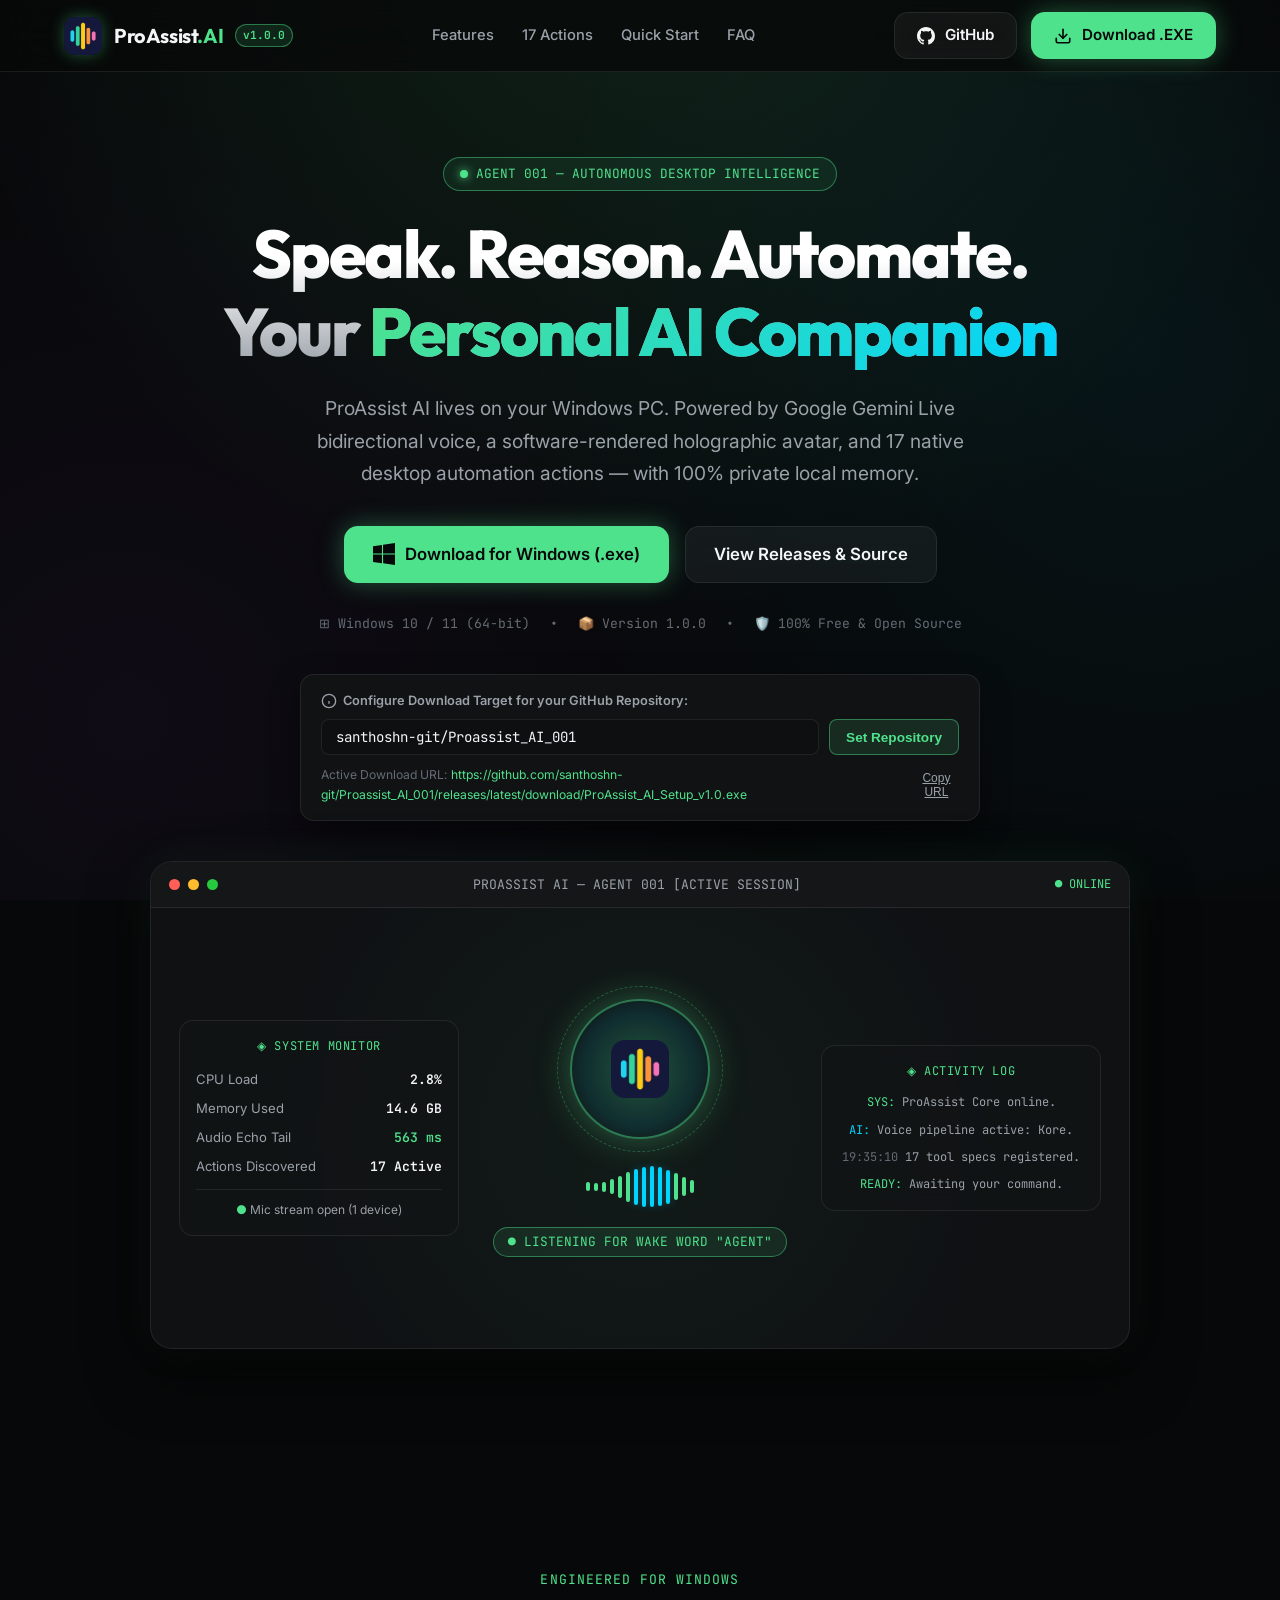
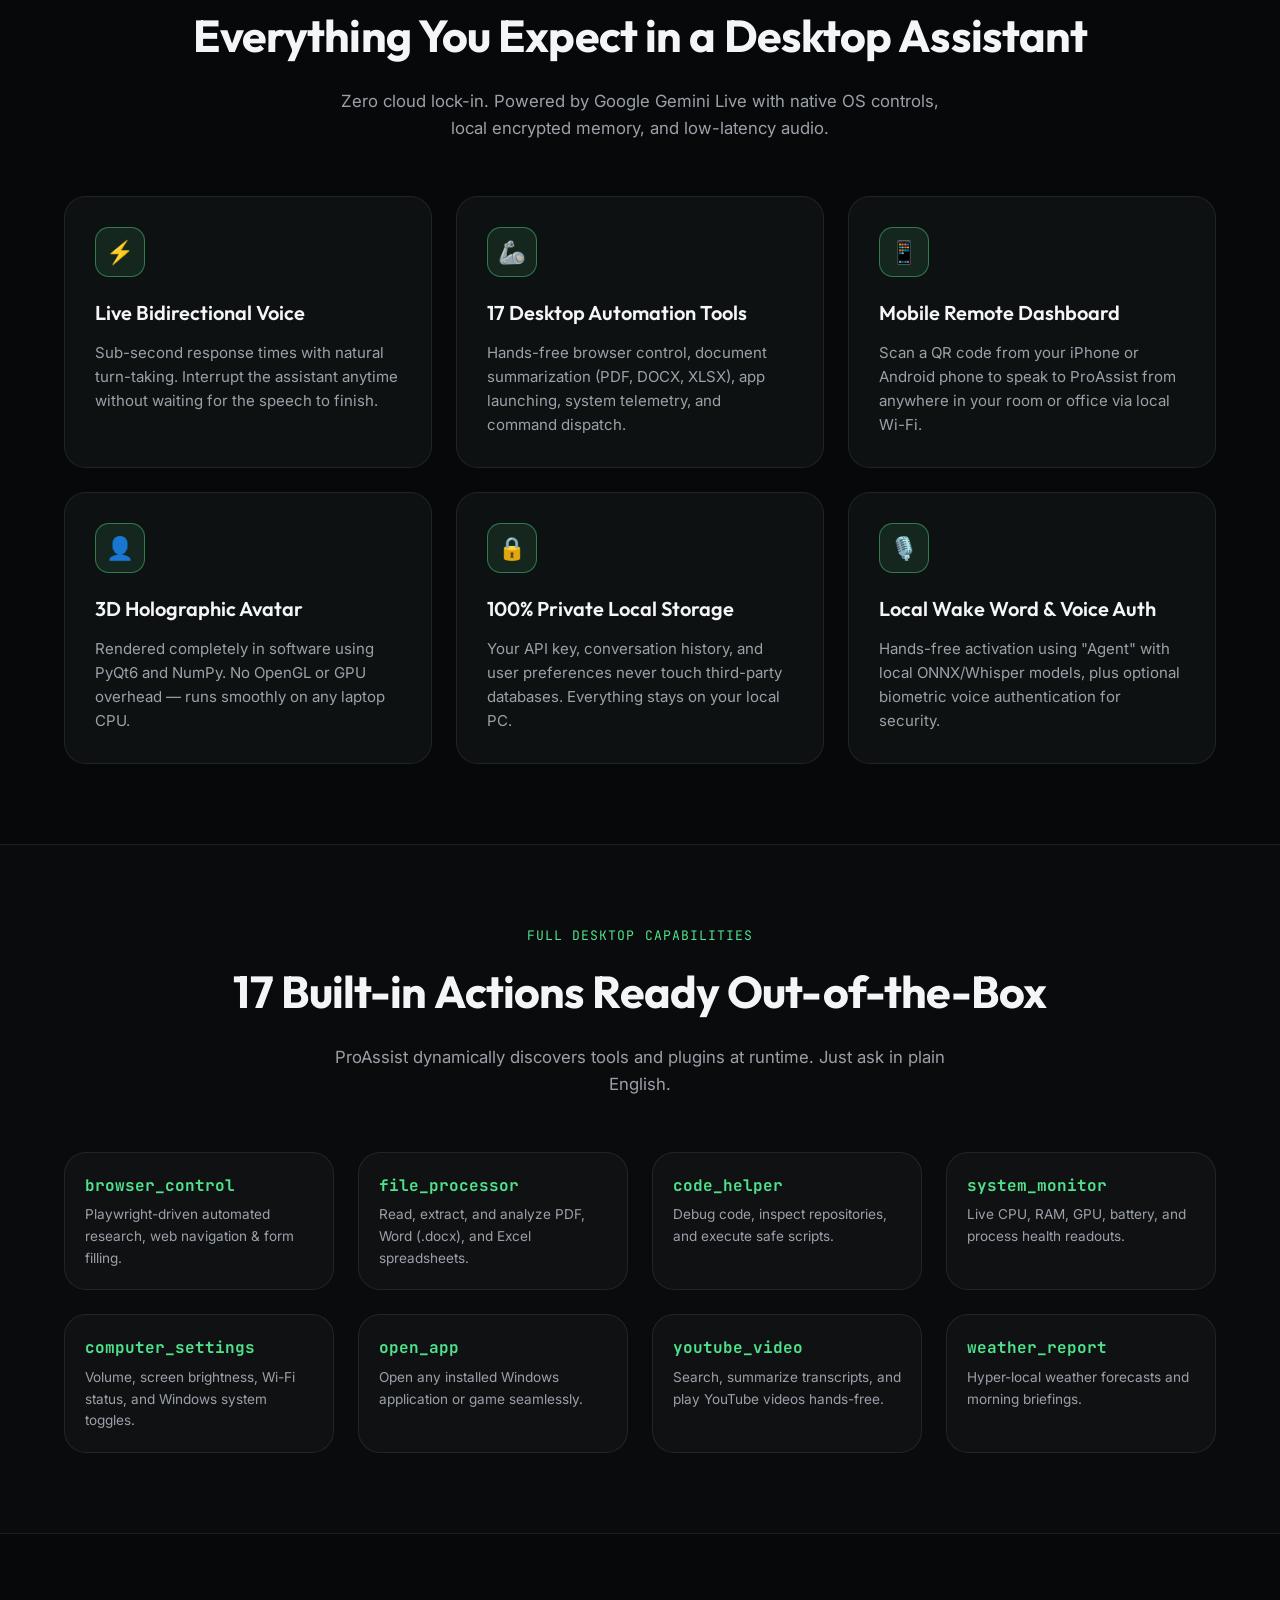
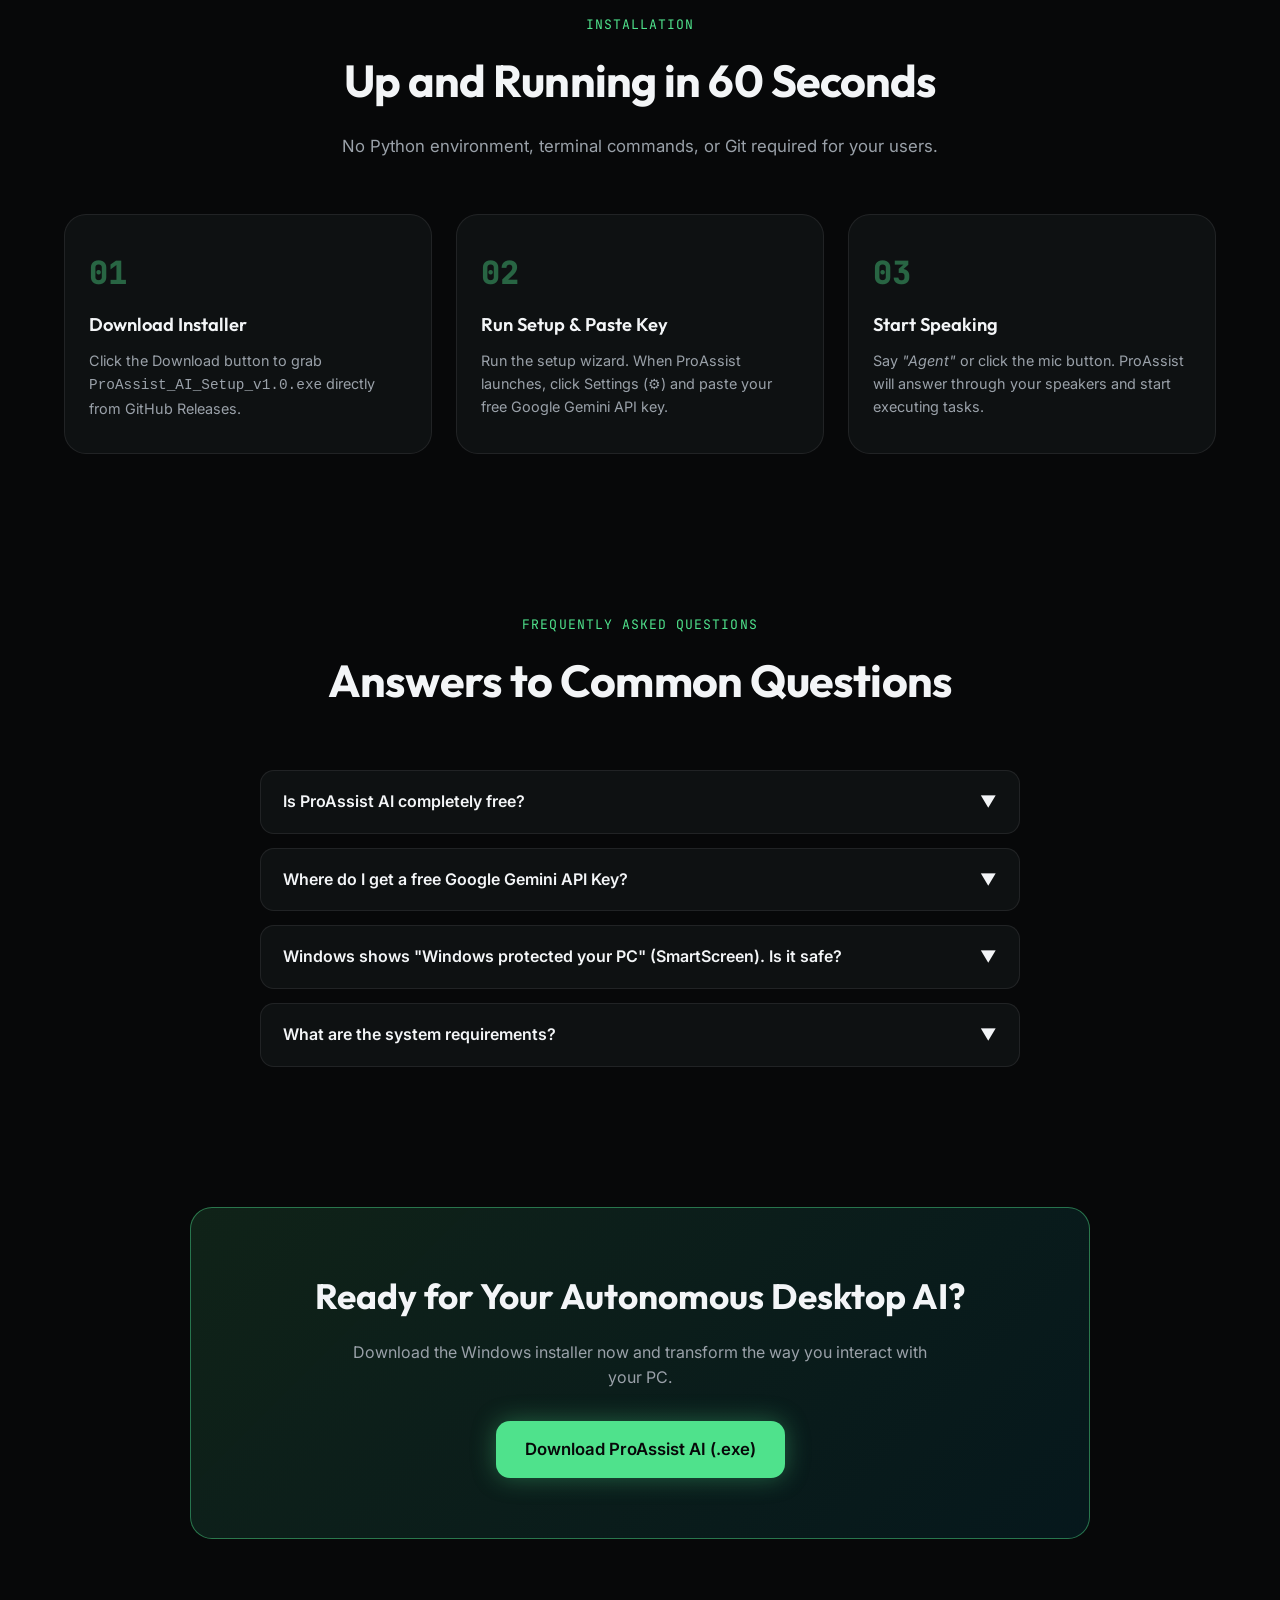
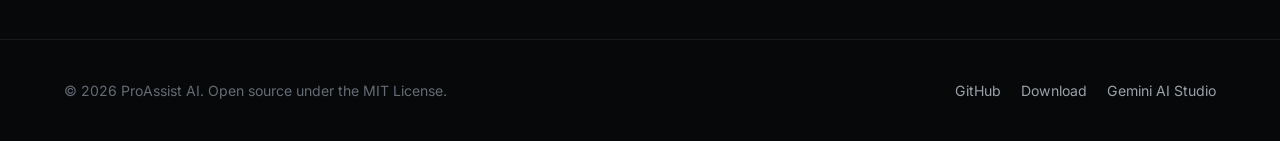
<file: docs/index.html>
<!DOCTYPE html>
<html lang="en">

<head>
  <meta charset="UTF-8">
  <meta name="google-site-verification" content="A70fMvH93fQeTp8NU4Aq7mQtbGb66SjL0v7JT5tivNE" />
  <meta name="viewport" content="width=device-width, initial-scale=1.0">
  <title>ProAssist AI — Autonomous AI Desktop Assistant for Windows</title>
  <meta name="description"
    content="Download ProAssist AI for Windows. Real-time Gemini Live voice, 3D holographic avatar, 17 desktop automation actions, and private local memory.">
  <link rel="icon" type="image/png" href="proassist_icon.png">

  <!-- Google Fonts: Outfit, Inter, JetBrains Mono -->
  <link rel="preconnect" href="https://fonts.googleapis.com">
  <link rel="preconnect" href="https://fonts.gstatic.com" crossorigin>
  <link
    href="https://fonts.googleapis.com/css2?family=Inter:wght@400;500;600;700&family=JetBrains+Mono:wght@400;500;700&family=Outfit:wght@500;600;700;800&display=swap"
    rel="stylesheet">

  <link rel="stylesheet" href="style.css">
</head>

<body>

  <!-- ── Top Navigation ────────────────────────────────────────────────────── -->
  <header class="navbar">
    <div class="container nav-wrap">
      <a href="#" class="logo-group">
        <img src="proassist_icon.png" alt="ProAssist AI Logo" class="logo-img">
        <span class="logo-text">ProAssist<span style="color:var(--pri)">.AI</span></span>
        <span class="logo-tag">v1.0.0</span>
      </a>

      <nav class="nav-links">
        <a href="#features" class="nav-link">Features</a>
        <a href="#actions" class="nav-link">17 Actions</a>
        <a href="#guide" class="nav-link">Quick Start</a>
        <a href="#faq" class="nav-link">FAQ</a>
      </nav>

      <div class="nav-cta-group">
        <a href="https://github.com" target="_blank" rel="noopener noreferrer"
          class="btn btn-secondary btn-github-target">
          <svg width="18" height="18" viewBox="0 0 24 24" fill="currentColor">
            <path
              d="M12 0C5.37 0 0 5.37 0 12c0 5.31 3.435 9.795 8.205 11.385.6.105.825-.255.825-.57 0-.285-.015-1.23-.015-2.235-3.015.555-3.795-.735-4.035-1.41-.135-.345-.72-1.41-1.23-1.695-.42-.225-1.02-.78-.015-.795.945-.015 1.62.87 1.845 1.23 1.08 1.815 2.805 1.305 3.495.99.105-.78.42-1.305.765-1.605-2.67-.3-5.46-1.335-5.46-5.925 0-1.305.465-2.385 1.23-3.225-.12-.3-.54-1.53.12-3.18 0 0 1.005-.315 3.3 1.23.96-.27 1.98-.405 3-.405s2.04.135 3 .405c2.295-1.56 3.3-1.23 3.3-1.23.66 1.65.24 2.88.12 3.18.765.84 1.23 1.905 1.23 3.225 0 4.605-2.805 5.625-5.475 5.925.435.375.81 1.095.81 2.22 0 1.605-.015 2.895-.015 3.3 0 .315.225.69.825.57A12.02 12.02 0 0024 12c0-6.63-5.37-12-12-12z" />
          </svg>
          GitHub
        </a>
        <a href="#download" class="btn btn-primary btn-download-target">
          <svg width="18" height="18" viewBox="0 0 24 24" fill="none" stroke="currentColor" stroke-width="2.2"
            stroke-linecap="round" stroke-linejoin="round">
            <path d="M21 15v4a2 2 0 0 1-2 2H5a2 2 0 0 1-2-2v-4"></path>
            <polyline points="7 10 12 15 17 10"></polyline>
            <line x1="12" y1="15" x2="12" y2="3"></line>
          </svg>
          Download .EXE
        </a>
      </div>
    </div>
  </header>

  <!-- ── Hero Section ──────────────────────────────────────────────────────── -->
  <section class="hero" id="download">
    <div class="container">
      <div class="hero-badge">
        <span class="pulse-dot"></span>
        AGENT 001 — AUTONOMOUS DESKTOP INTELLIGENCE
      </div>

      <h1 class="hero-title">
        Speak. Reason. Automate.<br>
        Your <span class="hero-gradient">Personal AI Companion</span>
      </h1>

      <p class="hero-subtitle">
        ProAssist AI lives on your Windows PC. Powered by Google Gemini Live bidirectional voice, a software-rendered
        holographic avatar, and 17 native desktop automation actions — with 100% private local memory.
      </p>

      <div class="hero-actions">
        <a href="#" class="btn btn-primary btn-lg btn-download-target">
          <svg width="22" height="22" viewBox="0 0 24 24" fill="currentColor">
            <path
              d="M0 3.449L9.75 2.1v9.451H0m10.949-9.602L24 0v11.4H10.949M0 12.6h9.75v9.451L0 20.699M10.949 12.6H24V24l-12.902-1.801" />
          </svg>
          Download for Windows (.exe)
        </a>

        <a href="https://github.com" target="_blank" rel="noopener noreferrer"
          class="btn btn-secondary btn-lg btn-github-target">
          View Releases & Source
        </a>
      </div>

      <div class="release-meta">
        <span>⊞ Windows 10 / 11 (64-bit)</span>
        <span>•</span>
        <span>📦 Version 1.0.0</span>
        <span>•</span>
        <span>🛡️ 100% Free & Open Source</span>
      </div>

      <!-- Interactive Download Router Configurator -->
      <div class="repo-config-bar">
        <div class="config-bar-label">
          <svg width="16" height="16" viewBox="0 0 24 24" fill="none" stroke="currentColor" stroke-width="2">
            <circle cx="12" cy="12" r="10"></circle>
            <line x1="12" y1="16" x2="12" y2="12"></line>
            <line x1="12" y1="8" x2="12.01" y2="8"></line>
          </svg>
          Configure Download Target for your GitHub Repository:
        </div>
        <div class="config-input-group">
          <input type="text" id="github-repo-input" class="config-input" placeholder="e.g. yourname/ProAssist_AI">
          <button id="update-repo-btn" class="config-btn">Set Repository</button>
        </div>
        <div
          style="margin-top:10px; font-size: 0.76rem; color: var(--text-muted); display:flex; justify-content:space-between; align-items:center;">
          <span>Active Download URL: <a href="#" id="display-download-url"
              style="color:var(--pri); text-decoration:none;" target="_blank">Loading...</a></span>
          <button id="copy-link-btn"
            style="background:none; border:none; color:var(--text-dim); cursor:pointer; font-size:0.75rem; text-decoration:underline;">Copy
            URL</button>
        </div>
      </div>

      <!-- ── Cyber HUD Window Preview ────────────────────────────────────── -->
      <div class="preview-container">
        <div class="window-header">
          <div class="window-dots">
            <span class="window-dot dot-red"></span>
            <span class="window-dot dot-yellow"></span>
            <span class="window-dot dot-green"></span>
          </div>
          <div class="window-title">PROASSIST AI — AGENT 001 [ACTIVE SESSION]</div>
          <div style="font-family:var(--font-mono); font-size:0.75rem; color:var(--pri);">● ONLINE</div>
        </div>

        <div class="hud-body">
          <!-- Left Telemetry Panel -->
          <div class="hud-side-card">
            <div class="hud-card-title">◈ System Monitor</div>
            <div class="hud-metric-row">
              <span class="hud-metric-name">CPU Load</span>
              <span class="hud-metric-val" id="hud-cpu-val">2.8%</span>
            </div>
            <div class="hud-metric-row">
              <span class="hud-metric-name">Memory Used</span>
              <span class="hud-metric-val" id="hud-ram-val">14.6 GB</span>
            </div>
            <div class="hud-metric-row">
              <span class="hud-metric-name">Audio Echo Tail</span>
              <span class="hud-metric-val" style="color:var(--pri);">563 ms</span>
            </div>
            <div class="hud-metric-row">
              <span class="hud-metric-name">Actions Discovered</span>
              <span class="hud-metric-val">17 Active</span>
            </div>
            <div
              style="margin-top:12px; padding-top:10px; border-top:1px solid var(--border); font-size:0.75rem; color:var(--text-dim);">
              <span style="color:var(--pri);">●</span> Mic stream open (1 device)
            </div>
          </div>

          <!-- Center Holographic Avatar & Waveform -->
          <div class="hud-center">
            <div class="avatar-sphere">
              <img src="proassist_icon.png" alt="Avatar Core" class="avatar-core-icon">
            </div>

            <div class="waveform-bars">
              <div class="wave-bar"></div>
              <div class="wave-bar"></div>
              <div class="wave-bar"></div>
              <div class="wave-bar"></div>
              <div class="wave-bar"></div>
              <div class="wave-bar"></div>
              <div class="wave-bar"></div>
              <div class="wave-bar"></div>
              <div class="wave-bar"></div>
              <div class="wave-bar"></div>
              <div class="wave-bar"></div>
              <div class="wave-bar"></div>
              <div class="wave-bar"></div>
              <div class="wave-bar"></div>
            </div>

            <div class="hud-status-badge">● LISTENING FOR WAKE WORD "AGENT"</div>
          </div>

          <!-- Right Action Transcript Panel -->
          <div class="hud-side-card">
            <div class="hud-card-title">◈ Activity Log</div>
            <div
              style="font-family:var(--font-mono); font-size:0.75rem; color:var(--text-dim); display:flex; flex-direction:column; gap:8px;">
              <div><span style="color:var(--pri);">SYS:</span> ProAssist Core online.</div>
              <div><span style="color:var(--cyan);">AI:</span> Voice pipeline active: Kore.</div>
              <div><span style="color:var(--text-muted);">19:35:10</span> 17 tool specs registered.</div>
              <div><span style="color:var(--pri);">READY:</span> Awaiting your command.</div>
            </div>
          </div>
        </div>
      </div>
    </div>
  </section>

  <!-- ── Features Section ──────────────────────────────────────────────────── -->
  <section class="section" id="features">
    <div class="container">
      <div class="section-hdr">
        <div class="section-tag">ENGINEERED FOR WINDOWS</div>
        <h2 class="section-title">Everything You Expect in a Desktop Assistant</h2>
        <p class="section-desc">Zero cloud lock-in. Powered by Google Gemini Live with native OS controls, local
          encrypted memory, and low-latency audio.</p>
      </div>

      <div class="feature-grid">
        <div class="feature-card">
          <div class="feature-icon-box">⚡</div>
          <h3 class="feature-title">Live Bidirectional Voice</h3>
          <p class="feature-text">Sub-second response times with natural turn-taking. Interrupt the assistant anytime
            without waiting for the speech to finish.</p>
        </div>

        <div class="feature-card">
          <div class="feature-icon-box">🦾</div>
          <h3 class="feature-title">17 Desktop Automation Tools</h3>
          <p class="feature-text">Hands-free browser control, document summarization (PDF, DOCX, XLSX), app launching,
            system telemetry, and command dispatch.</p>
        </div>

        <div class="feature-card">
          <div class="feature-icon-box">📱</div>
          <h3 class="feature-title">Mobile Remote Dashboard</h3>
          <p class="feature-text">Scan a QR code from your iPhone or Android phone to speak to ProAssist from anywhere
            in your room or office via local Wi-Fi.</p>
        </div>

        <div class="feature-card">
          <div class="feature-icon-box">👤</div>
          <h3 class="feature-title">3D Holographic Avatar</h3>
          <p class="feature-text">Rendered completely in software using PyQt6 and NumPy. No OpenGL or GPU overhead —
            runs smoothly on any laptop CPU.</p>
        </div>

        <div class="feature-card">
          <div class="feature-icon-box">🔒</div>
          <h3 class="feature-title">100% Private Local Storage</h3>
          <p class="feature-text">Your API key, conversation history, and user preferences never touch third-party
            databases. Everything stays on your local PC.</p>
        </div>

        <div class="feature-card">
          <div class="feature-icon-box">🎙️</div>
          <h3 class="feature-title">Local Wake Word & Voice Auth</h3>
          <p class="feature-text">Hands-free activation using "Agent" with local ONNX/Whisper models, plus optional
            biometric voice authentication for security.</p>
        </div>
      </div>
    </div>
  </section>

  <!-- ── 17 Built-in Actions Showcase ──────────────────────────────────────── -->
  <section class="section" id="actions"
    style="background: rgba(255,255,255,0.01); border-top:1px solid var(--border); border-bottom:1px solid var(--border);">
    <div class="container">
      <div class="section-hdr">
        <div class="section-tag">FULL DESKTOP CAPABILITIES</div>
        <h2 class="section-title">17 Built-in Actions Ready Out-of-the-Box</h2>
        <p class="section-desc">ProAssist dynamically discovers tools and plugins at runtime. Just ask in plain English.
        </p>
      </div>

      <div class="feature-grid" style="grid-template-columns: repeat(auto-fit, minmax(240px, 1fr));">
        <div class="feature-card" style="padding:20px;">
          <h4 style="color:var(--pri); font-family:var(--font-mono); margin-bottom:6px;">browser_control</h4>
          <p class="feature-text" style="font-size:0.85rem;">Playwright-driven automated research, web navigation & form
            filling.</p>
        </div>

        <div class="feature-card" style="padding:20px;">
          <h4 style="color:var(--pri); font-family:var(--font-mono); margin-bottom:6px;">file_processor</h4>
          <p class="feature-text" style="font-size:0.85rem;">Read, extract, and analyze PDF, Word (.docx), and Excel
            spreadsheets.</p>
        </div>

        <div class="feature-card" style="padding:20px;">
          <h4 style="color:var(--pri); font-family:var(--font-mono); margin-bottom:6px;">code_helper</h4>
          <p class="feature-text" style="font-size:0.85rem;">Debug code, inspect repositories, and execute safe scripts.
          </p>
        </div>

        <div class="feature-card" style="padding:20px;">
          <h4 style="color:var(--pri); font-family:var(--font-mono); margin-bottom:6px;">system_monitor</h4>
          <p class="feature-text" style="font-size:0.85rem;">Live CPU, RAM, GPU, battery, and process health readouts.
          </p>
        </div>

        <div class="feature-card" style="padding:20px;">
          <h4 style="color:var(--pri); font-family:var(--font-mono); margin-bottom:6px;">computer_settings</h4>
          <p class="feature-text" style="font-size:0.85rem;">Volume, screen brightness, Wi-Fi status, and Windows system
            toggles.</p>
        </div>

        <div class="feature-card" style="padding:20px;">
          <h4 style="color:var(--pri); font-family:var(--font-mono); margin-bottom:6px;">open_app</h4>
          <p class="feature-text" style="font-size:0.85rem;">Open any installed Windows application or game seamlessly.
          </p>
        </div>

        <div class="feature-card" style="padding:20px;">
          <h4 style="color:var(--pri); font-family:var(--font-mono); margin-bottom:6px;">youtube_video</h4>
          <p class="feature-text" style="font-size:0.85rem;">Search, summarize transcripts, and play YouTube videos
            hands-free.</p>
        </div>

        <div class="feature-card" style="padding:20px;">
          <h4 style="color:var(--pri); font-family:var(--font-mono); margin-bottom:6px;">weather_report</h4>
          <p class="feature-text" style="font-size:0.85rem;">Hyper-local weather forecasts and morning briefings.</p>
        </div>
      </div>
    </div>
  </section>

  <!-- ── 3-Step Setup Guide ────────────────────────────────────────────────── -->
  <section class="section" id="guide">
    <div class="container">
      <div class="section-hdr">
        <div class="section-tag">INSTALLATION</div>
        <h2 class="section-title">Up and Running in 60 Seconds</h2>
        <p class="section-desc">No Python environment, terminal commands, or Git required for your users.</p>
      </div>

      <div class="steps-grid">
        <div class="step-card">
          <div class="step-number">01</div>
          <h3 class="step-title">Download Installer</h3>
          <p class="step-desc">Click the Download button to grab <code>ProAssist_AI_Setup_v1.0.exe</code> directly from
            GitHub Releases.</p>
        </div>

        <div class="step-card">
          <div class="step-number">02</div>
          <h3 class="step-title">Run Setup & Paste Key</h3>
          <p class="step-desc">Run the setup wizard. When ProAssist launches, click Settings (⚙) and paste your free
            Google Gemini API key.</p>
        </div>

        <div class="step-card">
          <div class="step-number">03</div>
          <h3 class="step-title">Start Speaking</h3>
          <p class="step-desc">Say <em>"Agent"</em> or click the mic button. ProAssist will answer through your speakers
            and start executing tasks.</p>
        </div>
      </div>
    </div>
  </section>

  <!-- ── FAQ Section ───────────────────────────────────────────────────────── -->
  <section class="section" id="faq">
    <div class="container">
      <div class="section-hdr">
        <div class="section-tag">FREQUENTLY ASKED QUESTIONS</div>
        <h2 class="section-title">Answers to Common Questions</h2>
      </div>

      <div class="faq-list">
        <div class="faq-item">
          <div class="faq-q">
            <span>Is ProAssist AI completely free?</span>
            <span class="faq-arrow">▼</span>
          </div>
          <div class="faq-a">
            Yes! ProAssist AI is 100% free and open-source under the MIT license. You can use your own free Google
            Gemini API key (which includes generous free tier requests from Google AI Studio).
          </div>
        </div>

        <div class="faq-item">
          <div class="faq-q">
            <span>Where do I get a free Google Gemini API Key?</span>
            <span class="faq-arrow">▼</span>
          </div>
          <div class="faq-a">
            Visit <a href="https://aistudio.google.com/app/apikey" target="_blank" rel="noopener noreferrer"
              style="color:var(--pri);">Google AI Studio (aistudio.google.com)</a>, sign in with your Google account,
            and click "Create API key". Paste it into ProAssist AI's Settings dialog.
          </div>
        </div>

        <div class="faq-item">
          <div class="faq-q">
            <span>Windows shows "Windows protected your PC" (SmartScreen). Is it safe?</span>
            <span class="faq-arrow">▼</span>
          </div>
          <div class="faq-a">
            Yes. Microsoft SmartScreen displays this alert for all newly built independent or open-source executables
            that have not purchased expensive corporate code-signing certificates. Simply click <strong>"More
              info"</strong> and then <strong>"Run anyway"</strong>.
          </div>
        </div>

        <div class="faq-item">
          <div class="faq-q">
            <span>What are the system requirements?</span>
            <span class="faq-arrow">▼</span>
          </div>
          <div class="faq-a">
            Windows 10 or 11 (64-bit), 4 GB of RAM, a working microphone and speaker or headset, and an active internet
            connection for Gemini Live streaming.
          </div>
        </div>
      </div>
    </div>
  </section>

  <!-- ── Bottom CTA Banner ─────────────────────────────────────────────────── -->
  <section class="container">
    <div class="cta-banner">
      <h2>Ready for Your Autonomous Desktop AI?</h2>
      <p>Download the Windows installer now and transform the way you interact with your PC.</p>
      <a href="#download" class="btn btn-primary btn-lg btn-download-target">
        Download ProAssist AI (.exe)
      </a>
    </div>
  </section>

  <!-- ── Footer ────────────────────────────────────────────────────────────── -->
  <footer class="footer">
    <div class="container footer-content">
      <div>
        © 2026 ProAssist AI. Open source under the MIT License.
      </div>
      <div class="footer-links">
        <a href="https://github.com" target="_blank" rel="noopener noreferrer"
          class="footer-link btn-github-target">GitHub</a>
        <a href="#download" class="footer-link">Download</a>
        <a href="https://aistudio.google.com/app/apikey" target="_blank" rel="noopener noreferrer"
          class="footer-link">Gemini AI Studio</a>
      </div>
    </div>
  </footer>

  <script src="script.js"></script>
</body>

</html>
</file>
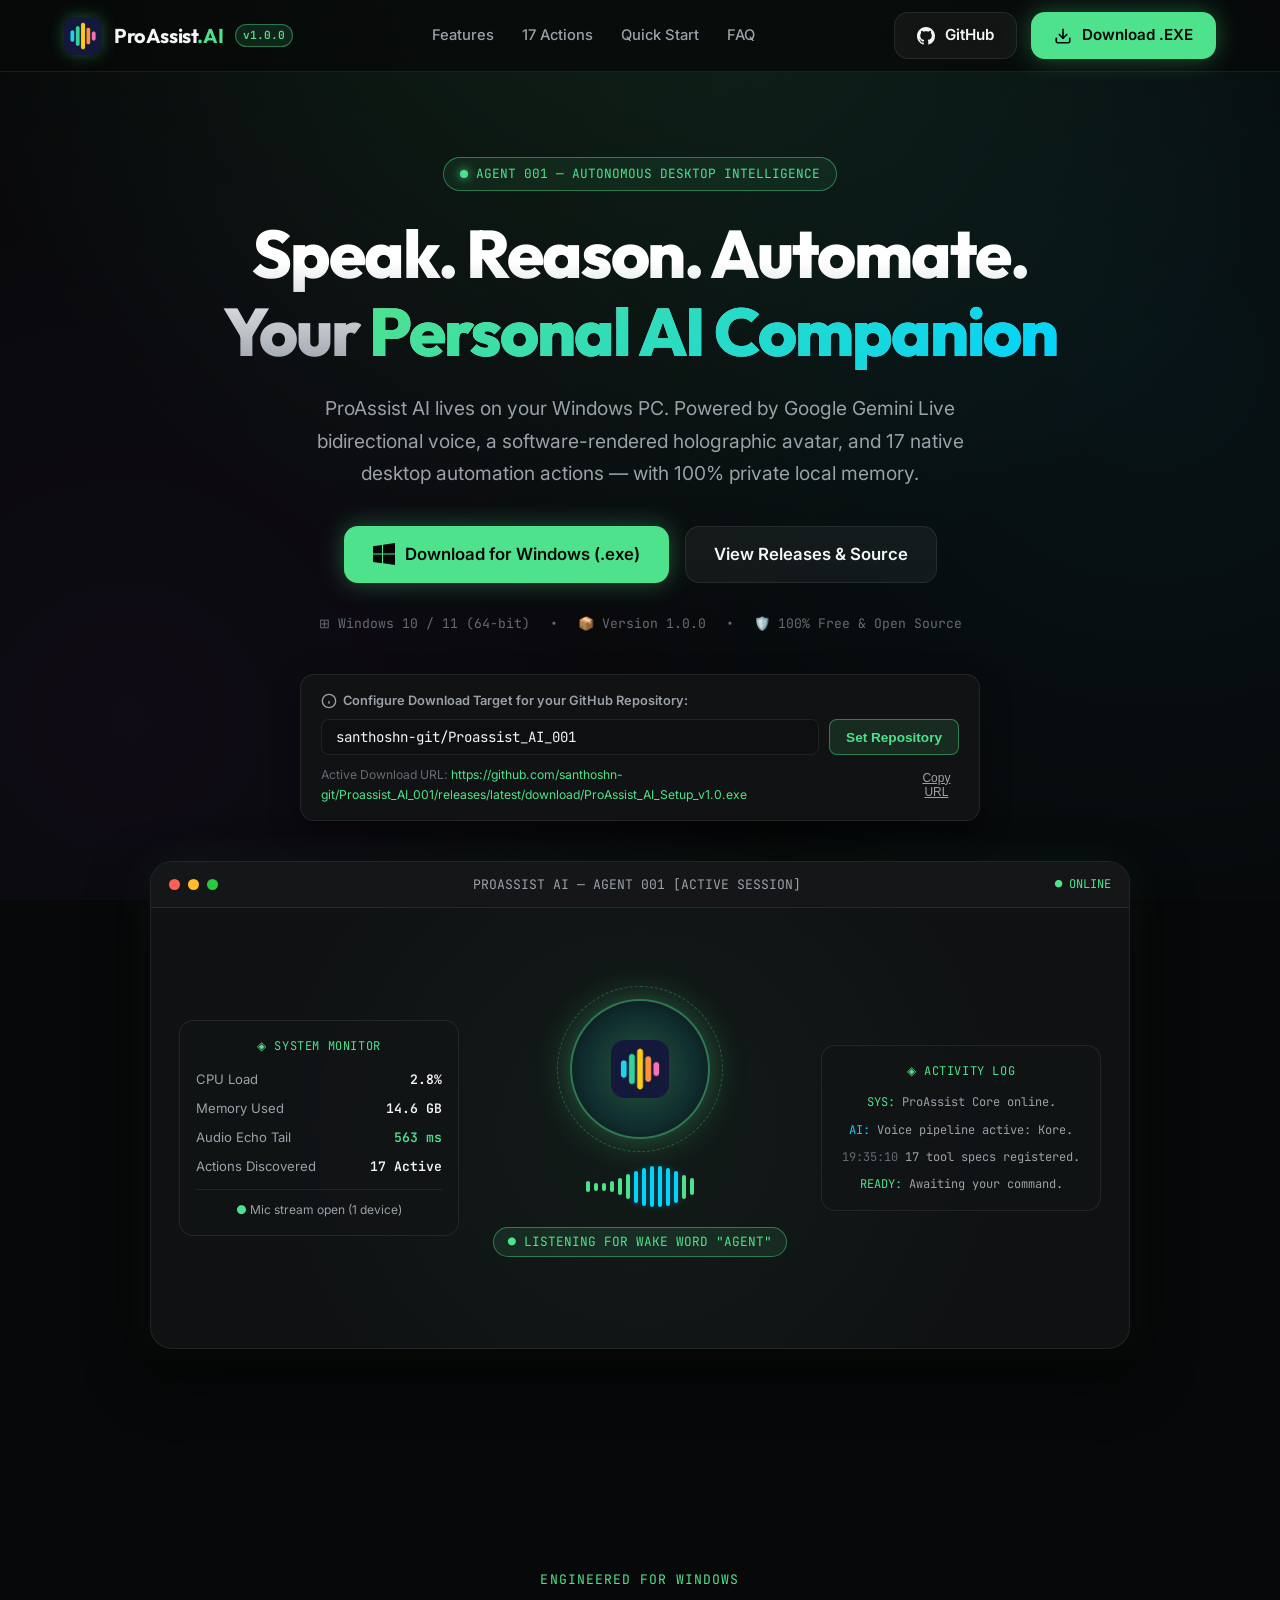
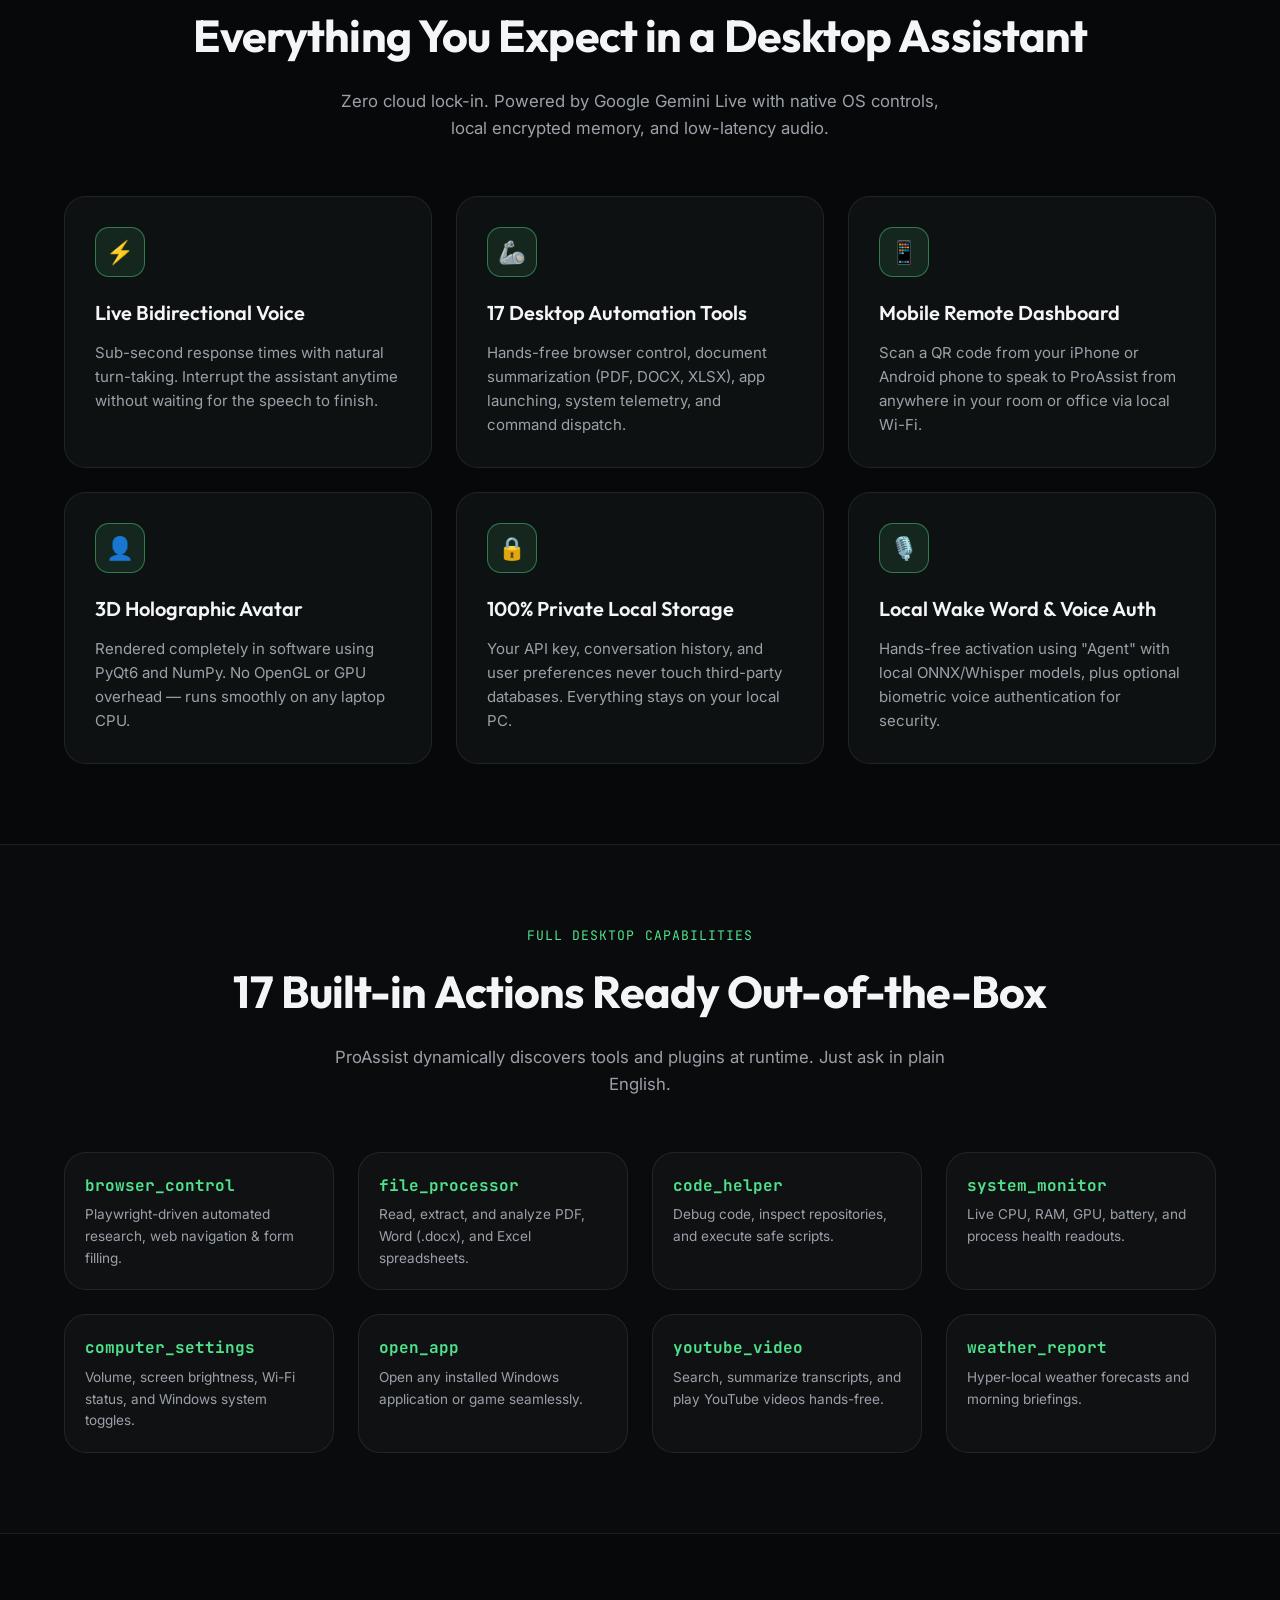
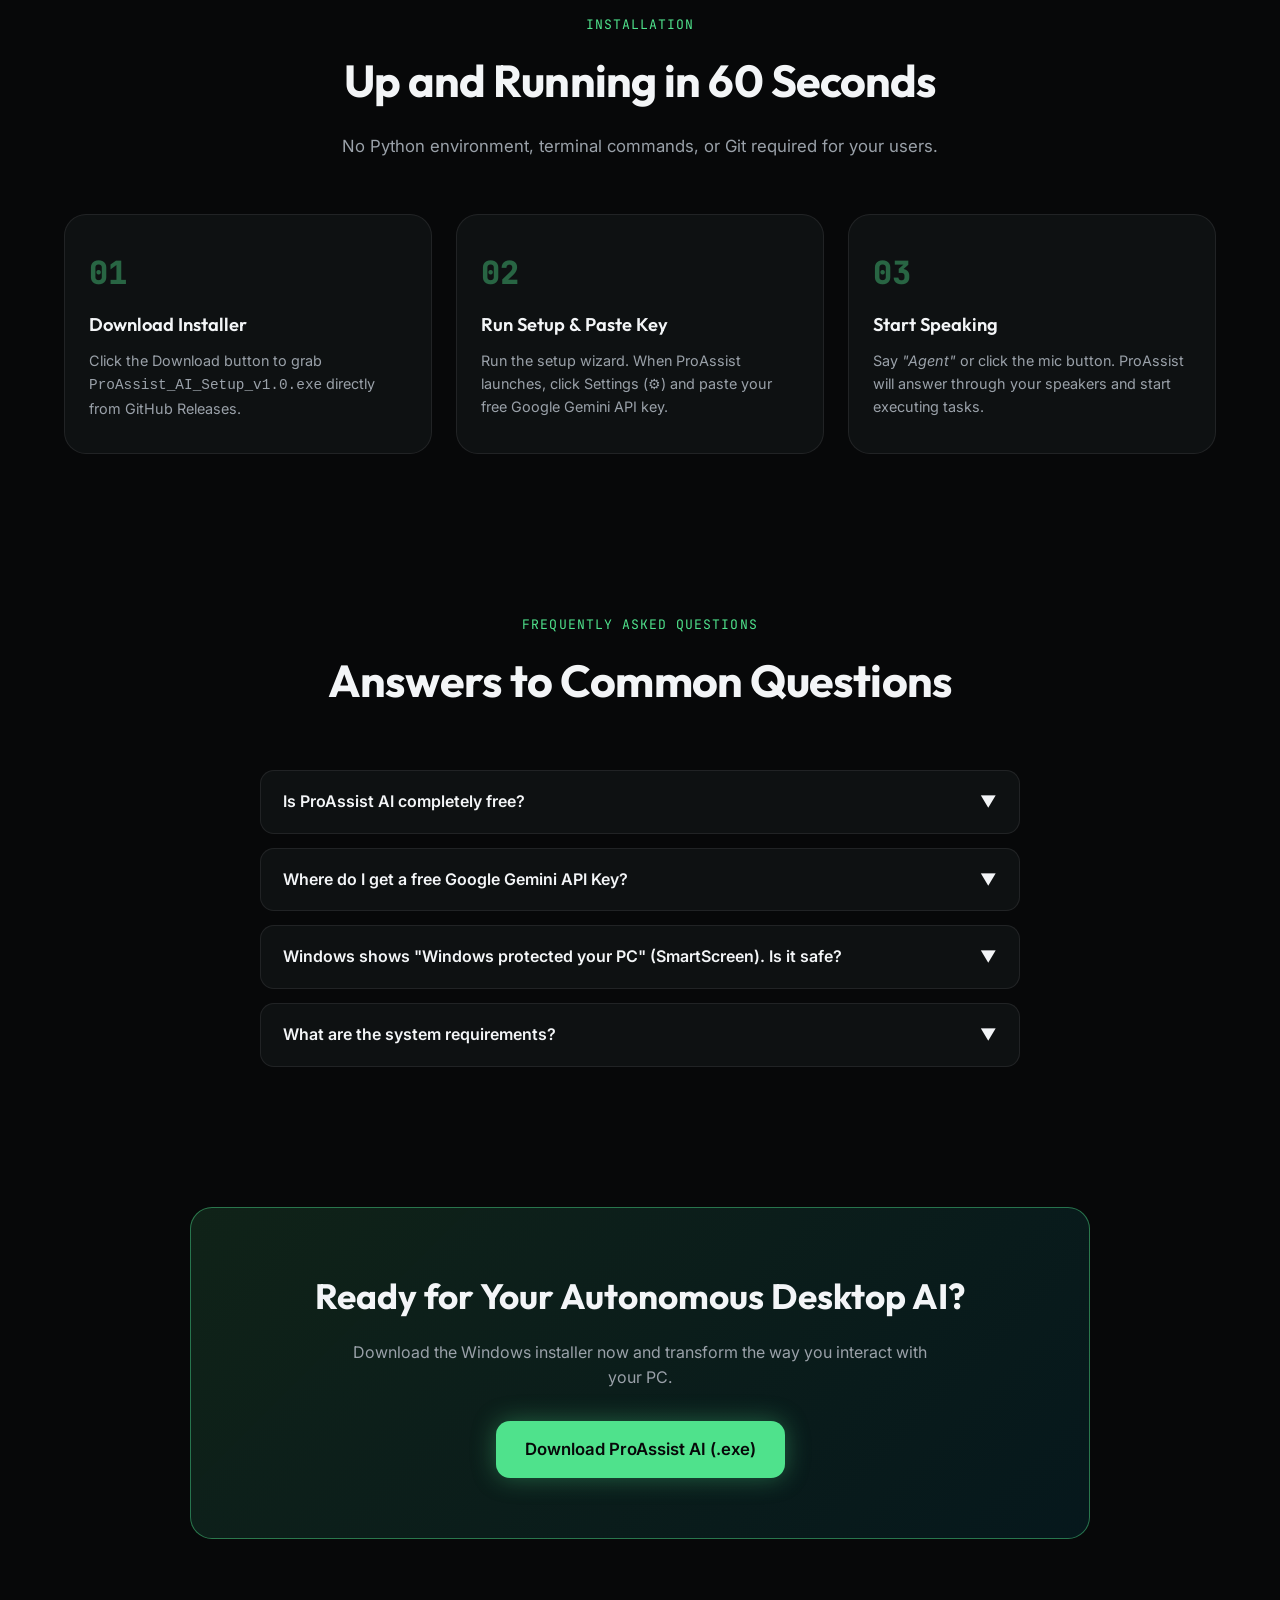
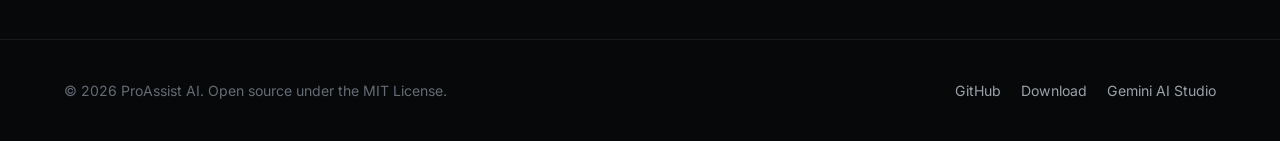
<file: website/index.html>
<!DOCTYPE html>
<html lang="en">
<head>
  <meta charset="UTF-8">
  <meta name="viewport" content="width=device-width, initial-scale=1.0">
  <title>ProAssist AI — Autonomous AI Desktop Assistant for Windows</title>
  <meta name="description" content="Download ProAssist AI for Windows. Real-time Gemini Live voice, 3D holographic avatar, 17 desktop automation actions, and private local memory.">
  <link rel="icon" type="image/png" href="proassist_icon.png">

  <!-- Google Fonts: Outfit, Inter, JetBrains Mono -->
  <link rel="preconnect" href="https://fonts.googleapis.com">
  <link rel="preconnect" href="https://fonts.gstatic.com" crossorigin>
  <link href="https://fonts.googleapis.com/css2?family=Inter:wght@400;500;600;700&family=JetBrains+Mono:wght@400;500;700&family=Outfit:wght@500;600;700;800&display=swap" rel="stylesheet">
  
  <link rel="stylesheet" href="style.css">
</head>
<body>

  <!-- ── Top Navigation ────────────────────────────────────────────────────── -->
  <header class="navbar">
    <div class="container nav-wrap">
      <a href="#" class="logo-group">
        <img src="proassist_icon.png" alt="ProAssist AI Logo" class="logo-img">
        <span class="logo-text">ProAssist<span style="color:var(--pri)">.AI</span></span>
        <span class="logo-tag">v1.0.0</span>
      </a>

      <nav class="nav-links">
        <a href="#features" class="nav-link">Features</a>
        <a href="#actions" class="nav-link">17 Actions</a>
        <a href="#guide" class="nav-link">Quick Start</a>
        <a href="#faq" class="nav-link">FAQ</a>
      </nav>

      <div class="nav-cta-group">
        <a href="https://github.com" target="_blank" rel="noopener noreferrer" class="btn btn-secondary btn-github-target">
          <svg width="18" height="18" viewBox="0 0 24 24" fill="currentColor">
            <path d="M12 0C5.37 0 0 5.37 0 12c0 5.31 3.435 9.795 8.205 11.385.6.105.825-.255.825-.57 0-.285-.015-1.23-.015-2.235-3.015.555-3.795-.735-4.035-1.41-.135-.345-.72-1.41-1.23-1.695-.42-.225-1.02-.78-.015-.795.945-.015 1.62.87 1.845 1.23 1.08 1.815 2.805 1.305 3.495.99.105-.78.42-1.305.765-1.605-2.67-.3-5.46-1.335-5.46-5.925 0-1.305.465-2.385 1.23-3.225-.12-.3-.54-1.53.12-3.18 0 0 1.005-.315 3.3 1.23.96-.27 1.98-.405 3-.405s2.04.135 3 .405c2.295-1.56 3.3-1.23 3.3-1.23.66 1.65.24 2.88.12 3.18.765.84 1.23 1.905 1.23 3.225 0 4.605-2.805 5.625-5.475 5.925.435.375.81 1.095.81 2.22 0 1.605-.015 2.895-.015 3.3 0 .315.225.69.825.57A12.02 12.02 0 0024 12c0-6.63-5.37-12-12-12z"/>
          </svg>
          GitHub
        </a>
        <a href="#download" class="btn btn-primary btn-download-target">
          <svg width="18" height="18" viewBox="0 0 24 24" fill="none" stroke="currentColor" stroke-width="2.2" stroke-linecap="round" stroke-linejoin="round">
            <path d="M21 15v4a2 2 0 0 1-2 2H5a2 2 0 0 1-2-2v-4"></path>
            <polyline points="7 10 12 15 17 10"></polyline>
            <line x1="12" y1="15" x2="12" y2="3"></line>
          </svg>
          Download .EXE
        </a>
      </div>
    </div>
  </header>

  <!-- ── Hero Section ──────────────────────────────────────────────────────── -->
  <section class="hero" id="download">
    <div class="container">
      <div class="hero-badge">
        <span class="pulse-dot"></span>
        AGENT 001 — AUTONOMOUS DESKTOP INTELLIGENCE
      </div>

      <h1 class="hero-title">
        Speak. Reason. Automate.<br>
        Your <span class="hero-gradient">Personal AI Companion</span>
      </h1>

      <p class="hero-subtitle">
        ProAssist AI lives on your Windows PC. Powered by Google Gemini Live bidirectional voice, a software-rendered holographic avatar, and 17 native desktop automation actions — with 100% private local memory.
      </p>

      <div class="hero-actions">
        <a href="#" class="btn btn-primary btn-lg btn-download-target">
          <svg width="22" height="22" viewBox="0 0 24 24" fill="currentColor">
            <path d="M0 3.449L9.75 2.1v9.451H0m10.949-9.602L24 0v11.4H10.949M0 12.6h9.75v9.451L0 20.699M10.949 12.6H24V24l-12.902-1.801"/>
          </svg>
          Download for Windows (.exe)
        </a>

        <a href="https://github.com" target="_blank" rel="noopener noreferrer" class="btn btn-secondary btn-lg btn-github-target">
          View Releases & Source
        </a>
      </div>

      <div class="release-meta">
        <span>⊞ Windows 10 / 11 (64-bit)</span>
        <span>•</span>
        <span>📦 Version 1.0.0</span>
        <span>•</span>
        <span>🛡️ 100% Free & Open Source</span>
      </div>

      <!-- Interactive Download Router Configurator -->
      <div class="repo-config-bar">
        <div class="config-bar-label">
          <svg width="16" height="16" viewBox="0 0 24 24" fill="none" stroke="currentColor" stroke-width="2">
            <circle cx="12" cy="12" r="10"></circle>
            <line x1="12" y1="16" x2="12" y2="12"></line>
            <line x1="12" y1="8" x2="12.01" y2="8"></line>
          </svg>
          Configure Download Target for your GitHub Repository:
        </div>
        <div class="config-input-group">
          <input type="text" id="github-repo-input" class="config-input" placeholder="e.g. yourname/ProAssist_AI">
          <button id="update-repo-btn" class="config-btn">Set Repository</button>
        </div>
        <div style="margin-top:10px; font-size: 0.76rem; color: var(--text-muted); display:flex; justify-content:space-between; align-items:center;">
          <span>Active Download URL: <a href="#" id="display-download-url" style="color:var(--pri); text-decoration:none;" target="_blank">Loading...</a></span>
          <button id="copy-link-btn" style="background:none; border:none; color:var(--text-dim); cursor:pointer; font-size:0.75rem; text-decoration:underline;">Copy URL</button>
        </div>
      </div>

      <!-- ── Cyber HUD Window Preview ────────────────────────────────────── -->
      <div class="preview-container">
        <div class="window-header">
          <div class="window-dots">
            <span class="window-dot dot-red"></span>
            <span class="window-dot dot-yellow"></span>
            <span class="window-dot dot-green"></span>
          </div>
          <div class="window-title">PROASSIST AI — AGENT 001 [ACTIVE SESSION]</div>
          <div style="font-family:var(--font-mono); font-size:0.75rem; color:var(--pri);">● ONLINE</div>
        </div>

        <div class="hud-body">
          <!-- Left Telemetry Panel -->
          <div class="hud-side-card">
            <div class="hud-card-title">◈ System Monitor</div>
            <div class="hud-metric-row">
              <span class="hud-metric-name">CPU Load</span>
              <span class="hud-metric-val" id="hud-cpu-val">2.8%</span>
            </div>
            <div class="hud-metric-row">
              <span class="hud-metric-name">Memory Used</span>
              <span class="hud-metric-val" id="hud-ram-val">14.6 GB</span>
            </div>
            <div class="hud-metric-row">
              <span class="hud-metric-name">Audio Echo Tail</span>
              <span class="hud-metric-val" style="color:var(--pri);">563 ms</span>
            </div>
            <div class="hud-metric-row">
              <span class="hud-metric-name">Actions Discovered</span>
              <span class="hud-metric-val">17 Active</span>
            </div>
            <div style="margin-top:12px; padding-top:10px; border-top:1px solid var(--border); font-size:0.75rem; color:var(--text-dim);">
              <span style="color:var(--pri);">●</span> Mic stream open (1 device)
            </div>
          </div>

          <!-- Center Holographic Avatar & Waveform -->
          <div class="hud-center">
            <div class="avatar-sphere">
              <img src="proassist_icon.png" alt="Avatar Core" class="avatar-core-icon">
            </div>

            <div class="waveform-bars">
              <div class="wave-bar"></div>
              <div class="wave-bar"></div>
              <div class="wave-bar"></div>
              <div class="wave-bar"></div>
              <div class="wave-bar"></div>
              <div class="wave-bar"></div>
              <div class="wave-bar"></div>
              <div class="wave-bar"></div>
              <div class="wave-bar"></div>
              <div class="wave-bar"></div>
              <div class="wave-bar"></div>
              <div class="wave-bar"></div>
              <div class="wave-bar"></div>
              <div class="wave-bar"></div>
            </div>

            <div class="hud-status-badge">● LISTENING FOR WAKE WORD "AGENT"</div>
          </div>

          <!-- Right Action Transcript Panel -->
          <div class="hud-side-card">
            <div class="hud-card-title">◈ Activity Log</div>
            <div style="font-family:var(--font-mono); font-size:0.75rem; color:var(--text-dim); display:flex; flex-direction:column; gap:8px;">
              <div><span style="color:var(--pri);">SYS:</span> ProAssist Core online.</div>
              <div><span style="color:var(--cyan);">AI:</span> Voice pipeline active: Kore.</div>
              <div><span style="color:var(--text-muted);">19:35:10</span> 17 tool specs registered.</div>
              <div><span style="color:var(--pri);">READY:</span> Awaiting your command.</div>
            </div>
          </div>
        </div>
      </div>
    </div>
  </section>

  <!-- ── Features Section ──────────────────────────────────────────────────── -->
  <section class="section" id="features">
    <div class="container">
      <div class="section-hdr">
        <div class="section-tag">ENGINEERED FOR WINDOWS</div>
        <h2 class="section-title">Everything You Expect in a Desktop Assistant</h2>
        <p class="section-desc">Zero cloud lock-in. Powered by Google Gemini Live with native OS controls, local encrypted memory, and low-latency audio.</p>
      </div>

      <div class="feature-grid">
        <div class="feature-card">
          <div class="feature-icon-box">⚡</div>
          <h3 class="feature-title">Live Bidirectional Voice</h3>
          <p class="feature-text">Sub-second response times with natural turn-taking. Interrupt the assistant anytime without waiting for the speech to finish.</p>
        </div>

        <div class="feature-card">
          <div class="feature-icon-box">🦾</div>
          <h3 class="feature-title">17 Desktop Automation Tools</h3>
          <p class="feature-text">Hands-free browser control, document summarization (PDF, DOCX, XLSX), app launching, system telemetry, and command dispatch.</p>
        </div>

        <div class="feature-card">
          <div class="feature-icon-box">📱</div>
          <h3 class="feature-title">Mobile Remote Dashboard</h3>
          <p class="feature-text">Scan a QR code from your iPhone or Android phone to speak to ProAssist from anywhere in your room or office via local Wi-Fi.</p>
        </div>

        <div class="feature-card">
          <div class="feature-icon-box">👤</div>
          <h3 class="feature-title">3D Holographic Avatar</h3>
          <p class="feature-text">Rendered completely in software using PyQt6 and NumPy. No OpenGL or GPU overhead — runs smoothly on any laptop CPU.</p>
        </div>

        <div class="feature-card">
          <div class="feature-icon-box">🔒</div>
          <h3 class="feature-title">100% Private Local Storage</h3>
          <p class="feature-text">Your API key, conversation history, and user preferences never touch third-party databases. Everything stays on your local PC.</p>
        </div>

        <div class="feature-card">
          <div class="feature-icon-box">🎙️</div>
          <h3 class="feature-title">Local Wake Word & Voice Auth</h3>
          <p class="feature-text">Hands-free activation using "Agent" with local ONNX/Whisper models, plus optional biometric voice authentication for security.</p>
        </div>
      </div>
    </div>
  </section>

  <!-- ── 17 Built-in Actions Showcase ──────────────────────────────────────── -->
  <section class="section" id="actions" style="background: rgba(255,255,255,0.01); border-top:1px solid var(--border); border-bottom:1px solid var(--border);">
    <div class="container">
      <div class="section-hdr">
        <div class="section-tag">FULL DESKTOP CAPABILITIES</div>
        <h2 class="section-title">17 Built-in Actions Ready Out-of-the-Box</h2>
        <p class="section-desc">ProAssist dynamically discovers tools and plugins at runtime. Just ask in plain English.</p>
      </div>

      <div class="feature-grid" style="grid-template-columns: repeat(auto-fit, minmax(240px, 1fr));">
        <div class="feature-card" style="padding:20px;">
          <h4 style="color:var(--pri); font-family:var(--font-mono); margin-bottom:6px;">browser_control</h4>
          <p class="feature-text" style="font-size:0.85rem;">Playwright-driven automated research, web navigation & form filling.</p>
        </div>

        <div class="feature-card" style="padding:20px;">
          <h4 style="color:var(--pri); font-family:var(--font-mono); margin-bottom:6px;">file_processor</h4>
          <p class="feature-text" style="font-size:0.85rem;">Read, extract, and analyze PDF, Word (.docx), and Excel spreadsheets.</p>
        </div>

        <div class="feature-card" style="padding:20px;">
          <h4 style="color:var(--pri); font-family:var(--font-mono); margin-bottom:6px;">code_helper</h4>
          <p class="feature-text" style="font-size:0.85rem;">Debug code, inspect repositories, and execute safe scripts.</p>
        </div>

        <div class="feature-card" style="padding:20px;">
          <h4 style="color:var(--pri); font-family:var(--font-mono); margin-bottom:6px;">system_monitor</h4>
          <p class="feature-text" style="font-size:0.85rem;">Live CPU, RAM, GPU, battery, and process health readouts.</p>
        </div>

        <div class="feature-card" style="padding:20px;">
          <h4 style="color:var(--pri); font-family:var(--font-mono); margin-bottom:6px;">computer_settings</h4>
          <p class="feature-text" style="font-size:0.85rem;">Volume, screen brightness, Wi-Fi status, and Windows system toggles.</p>
        </div>

        <div class="feature-card" style="padding:20px;">
          <h4 style="color:var(--pri); font-family:var(--font-mono); margin-bottom:6px;">open_app</h4>
          <p class="feature-text" style="font-size:0.85rem;">Open any installed Windows application or game seamlessly.</p>
        </div>

        <div class="feature-card" style="padding:20px;">
          <h4 style="color:var(--pri); font-family:var(--font-mono); margin-bottom:6px;">youtube_video</h4>
          <p class="feature-text" style="font-size:0.85rem;">Search, summarize transcripts, and play YouTube videos hands-free.</p>
        </div>

        <div class="feature-card" style="padding:20px;">
          <h4 style="color:var(--pri); font-family:var(--font-mono); margin-bottom:6px;">weather_report</h4>
          <p class="feature-text" style="font-size:0.85rem;">Hyper-local weather forecasts and morning briefings.</p>
        </div>
      </div>
    </div>
  </section>

  <!-- ── 3-Step Setup Guide ────────────────────────────────────────────────── -->
  <section class="section" id="guide">
    <div class="container">
      <div class="section-hdr">
        <div class="section-tag">INSTALLATION</div>
        <h2 class="section-title">Up and Running in 60 Seconds</h2>
        <p class="section-desc">No Python environment, terminal commands, or Git required for your users.</p>
      </div>

      <div class="steps-grid">
        <div class="step-card">
          <div class="step-number">01</div>
          <h3 class="step-title">Download Installer</h3>
          <p class="step-desc">Click the Download button to grab <code>ProAssist_AI_Setup_v1.0.exe</code> directly from GitHub Releases.</p>
        </div>

        <div class="step-card">
          <div class="step-number">02</div>
          <h3 class="step-title">Run Setup & Paste Key</h3>
          <p class="step-desc">Run the setup wizard. When ProAssist launches, click Settings (⚙) and paste your free Google Gemini API key.</p>
        </div>

        <div class="step-card">
          <div class="step-number">03</div>
          <h3 class="step-title">Start Speaking</h3>
          <p class="step-desc">Say <em>"Agent"</em> or click the mic button. ProAssist will answer through your speakers and start executing tasks.</p>
        </div>
      </div>
    </div>
  </section>

  <!-- ── FAQ Section ───────────────────────────────────────────────────────── -->
  <section class="section" id="faq">
    <div class="container">
      <div class="section-hdr">
        <div class="section-tag">FREQUENTLY ASKED QUESTIONS</div>
        <h2 class="section-title">Answers to Common Questions</h2>
      </div>

      <div class="faq-list">
        <div class="faq-item">
          <div class="faq-q">
            <span>Is ProAssist AI completely free?</span>
            <span class="faq-arrow">▼</span>
          </div>
          <div class="faq-a">
            Yes! ProAssist AI is 100% free and open-source under the MIT license. You can use your own free Google Gemini API key (which includes generous free tier requests from Google AI Studio).
          </div>
        </div>

        <div class="faq-item">
          <div class="faq-q">
            <span>Where do I get a free Google Gemini API Key?</span>
            <span class="faq-arrow">▼</span>
          </div>
          <div class="faq-a">
            Visit <a href="https://aistudio.google.com/app/apikey" target="_blank" rel="noopener noreferrer" style="color:var(--pri);">Google AI Studio (aistudio.google.com)</a>, sign in with your Google account, and click "Create API key". Paste it into ProAssist AI's Settings dialog.
          </div>
        </div>

        <div class="faq-item">
          <div class="faq-q">
            <span>Windows shows "Windows protected your PC" (SmartScreen). Is it safe?</span>
            <span class="faq-arrow">▼</span>
          </div>
          <div class="faq-a">
            Yes. Microsoft SmartScreen displays this alert for all newly built independent or open-source executables that have not purchased expensive corporate code-signing certificates. Simply click <strong>"More info"</strong> and then <strong>"Run anyway"</strong>.
          </div>
        </div>

        <div class="faq-item">
          <div class="faq-q">
            <span>What are the system requirements?</span>
            <span class="faq-arrow">▼</span>
          </div>
          <div class="faq-a">
            Windows 10 or 11 (64-bit), 4 GB of RAM, a working microphone and speaker or headset, and an active internet connection for Gemini Live streaming.
          </div>
        </div>
      </div>
    </div>
  </section>

  <!-- ── Bottom CTA Banner ─────────────────────────────────────────────────── -->
  <section class="container">
    <div class="cta-banner">
      <h2>Ready for Your Autonomous Desktop AI?</h2>
      <p>Download the Windows installer now and transform the way you interact with your PC.</p>
      <a href="#download" class="btn btn-primary btn-lg btn-download-target">
        Download ProAssist AI (.exe)
      </a>
    </div>
  </section>

  <!-- ── Footer ────────────────────────────────────────────────────────────── -->
  <footer class="footer">
    <div class="container footer-content">
      <div>
        © 2026 ProAssist AI. Open source under the MIT License.
      </div>
      <div class="footer-links">
        <a href="https://github.com" target="_blank" rel="noopener noreferrer" class="footer-link btn-github-target">GitHub</a>
        <a href="#download" class="footer-link">Download</a>
        <a href="https://aistudio.google.com/app/apikey" target="_blank" rel="noopener noreferrer" class="footer-link">Gemini AI Studio</a>
      </div>
    </div>
  </footer>

  <script src="script.js"></script>
</body>
</html>
</file>
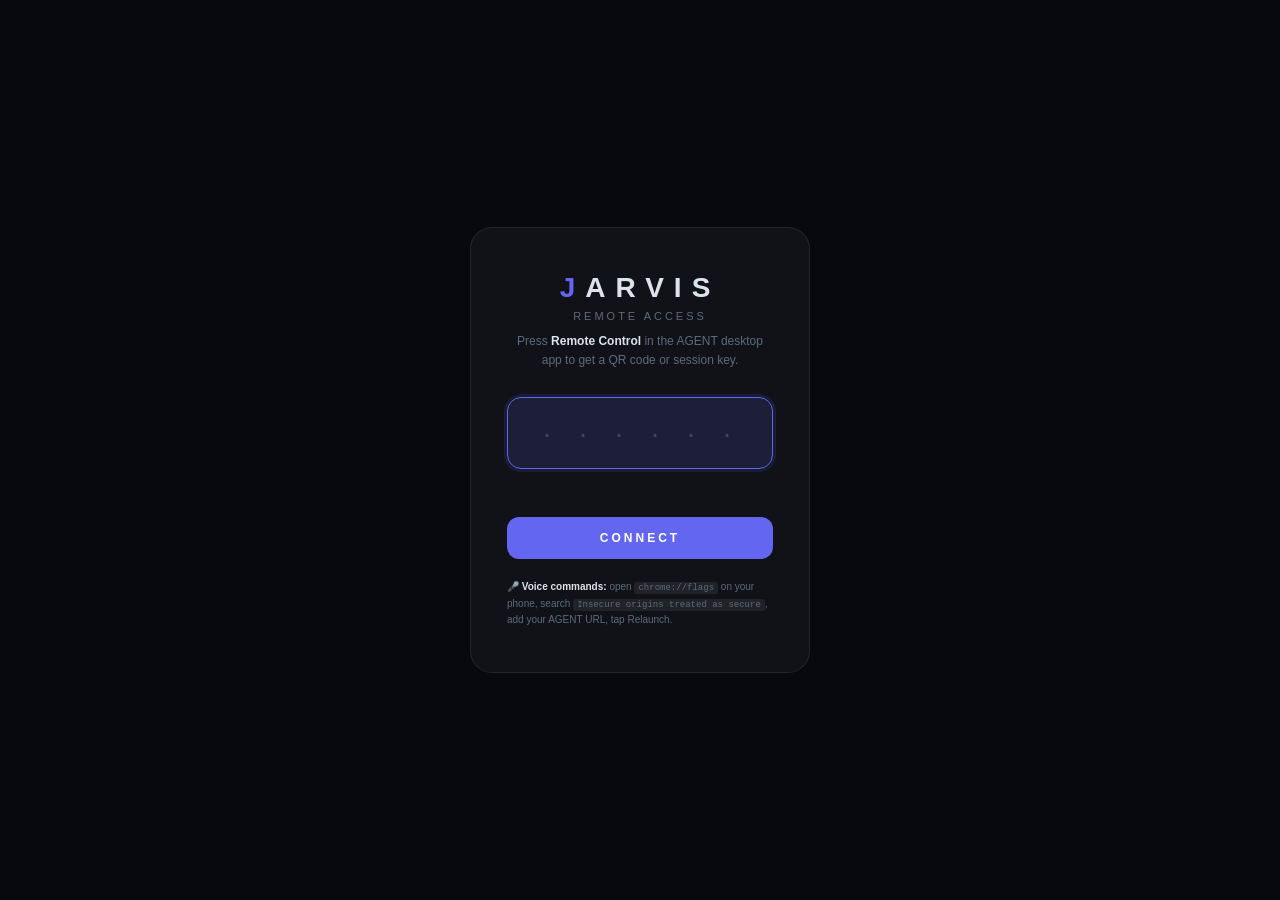
<file: dashboard/static/login.html>
<!DOCTYPE html>
<html lang="en">
<head>
  <meta charset="UTF-8">
  <meta name="viewport" content="width=device-width, initial-scale=1.0, user-scalable=no">
  <meta name="theme-color" content="#14183A">
  <title>AGENT</title>
  <link rel="icon" type="image/png" href="/static/proassist_icon.png">
  <link rel="apple-touch-icon" href="/static/proassist_icon.png">
  <style>
    *, *::before, *::after { box-sizing: border-box; margin: 0; padding: 0; }
    :root {
      --bg:     #07090f;
      --card:   rgba(255,255,255,0.04);
      --border: rgba(255,255,255,0.08);
      --accent: #6366f1;
      --adim:   rgba(99,102,241,0.15);
      --text:   #dde3ed;
      --muted:  #5e6a7e;
    }
    html, body {
      height: 100%;
      background: var(--bg);
      color: var(--text);
      font-family: -apple-system, BlinkMacSystemFont, 'Segoe UI', sans-serif;
      display: flex;
      align-items: center;
      justify-content: center;
    }
    .card {
      width: 340px;
      padding: 44px 36px;
      background: var(--card);
      border: 1px solid var(--border);
      border-radius: 22px;
      text-align: center;
    }
    .logo {
      font-size: 28px;
      font-weight: 700;
      letter-spacing: 10px;
      margin-bottom: 6px;
    }
    .logo em { color: var(--accent); font-style: normal; }
    .sub {
      font-size: 11px;
      color: var(--muted);
      letter-spacing: 3px;
      text-transform: uppercase;
      margin-bottom: 10px;
    }
    .hint {
      font-size: 12px;
      color: var(--muted);
      line-height: 1.55;
      margin-bottom: 28px;
    }
    .key-wrap {
      position: relative;
      margin-bottom: 16px;
    }
    .key-input {
      width: 100%;
      padding: 18px 14px;
      background: rgba(255,255,255,0.05);
      border: 1.5px solid var(--border);
      border-radius: 14px;
      color: var(--text);
      font-size: 30px;
      font-weight: 700;
      font-family: 'Courier New', monospace;
      text-align: center;
      letter-spacing: 10px;
      text-transform: uppercase;
      outline: none;
      transition: border-color 0.15s, background 0.15s, box-shadow 0.15s;
      caret-color: var(--accent);
    }
    .key-input::placeholder {
      color: rgba(94,106,126,0.5);
      letter-spacing: 6px;
      font-size: 20px;
    }
    .key-input:focus {
      border-color: var(--accent);
      background: var(--adim);
      box-shadow: 0 0 0 3px rgba(99,102,241,0.12);
    }
    .err {
      font-size: 12px;
      color: #f87171;
      min-height: 18px;
      margin-bottom: 14px;
    }
    .btn {
      width: 100%;
      padding: 14px;
      background: var(--accent);
      color: #fff;
      font-size: 12px;
      font-weight: 700;
      letter-spacing: 3px;
      border: none;
      border-radius: 12px;
      cursor: pointer;
      transition: opacity 0.15s, transform 0.1s;
    }
    .btn:hover  { opacity: 0.88; }
    .btn:active { transform: scale(0.98); }
    @keyframes shake {
      0%,100% { transform: translateX(0); }
      20%,60% { transform: translateX(-7px); }
      40%,80% { transform: translateX(7px); }
    }
    .shake { animation: shake 0.35s ease; }
    .voice-note {
      font-size: 10px;
      color: var(--muted);
      margin-top: 20px;
      line-height: 1.6;
      text-align: left;
    }
    .voice-note code {
      background: rgba(255,255,255,0.07);
      padding: 1px 4px;
      border-radius: 3px;
      font-family: 'Courier New', monospace;
      font-size: 9px;
    }
    #reconnecting {
      display: none;
      color: var(--muted);
      font-size: 12px;
      margin-bottom: 16px;
    }
  </style>
</head>
<body>
  <div class="card" id="card">
    <div class="logo"><em>J</em>ARVIS</div>
    <div class="sub">Remote Access</div>
    <p id="reconnecting">Reconnecting…</p>
    <p class="hint">Press <strong style="color:var(--text)">Remote Control</strong> in the AGENT desktop app to get a QR code or session key.</p>
    <div class="key-wrap">
      <input class="key-input" id="key" type="text" maxlength="6"
             autocomplete="off" autocorrect="off" spellcheck="false"
             placeholder="· · · · · ·">
    </div>
    <div class="err" id="err"></div>
    <button class="btn" onclick="doLogin()">CONNECT</button>
    <p class="voice-note">
      🎤 <strong style="color:var(--text)">Voice commands:</strong> open
      <code>chrome://flags</code> on your phone, search
      <code>Insecure origins treated as secure</code>, add your AGENT URL, tap Relaunch.
    </p>
  </div>

  <script>
    // Try auto-reconnect with stored device token (set on first QR login)
    (async function() {
      const devTok = localStorage.getItem('jarvis_device_token');
      if (!devTok) return;
      document.getElementById('reconnecting').style.display = 'block';
      try {
        const r = await fetch('/api/device-login', {
          method: 'POST',
          headers: { 'Content-Type': 'application/json' },
          body: JSON.stringify({ device_token: devTok }),
        });
        const d = await r.json();
        if (d.ok && d.token) {
          sessionStorage.setItem('jarvis_key', d.key);
          sessionStorage.setItem('jarvis_token', d.token);
          location.replace('/');
          return;
        }
      } catch (_) {}
      // Device token rejected (server restarted) — clear it and show normal form
      localStorage.removeItem('jarvis_device_token');
      document.getElementById('reconnecting').style.display = 'none';
    })();

    const inp = document.getElementById('key');
    inp.focus();

    inp.addEventListener('input', () => {
      inp.value = inp.value.toUpperCase().replace(/[^A-Z2-9]/g, '');
      if (inp.value.length === 6) doLogin();
    });
    inp.addEventListener('keydown', e => { if (e.key === 'Enter') doLogin(); });

    async function doLogin() {
      const key = inp.value.trim();
      if (key.length < 6) { shake(); return; }
      let data;
      try {
        const r = await fetch('/login', {
          method: 'POST',
          headers: { 'Content-Type': 'application/json' },
          body: JSON.stringify({ pin: key })
        });
        data = await r.json();
      } catch (e) {
        document.getElementById('err').textContent = 'Connection error';
        shake(); return;
      }
      if (data.ok && data.token) {
        sessionStorage.setItem('jarvis_key', key);
        sessionStorage.setItem('jarvis_token', data.token);
        location.href = '/';
      } else {
        inp.value = '';
        inp.focus();
        document.getElementById('err').textContent = 'Invalid or expired key';
        shake();
      }
    }

    function shake() {
      const c = document.getElementById('card');
      c.classList.remove('shake');
      void c.offsetWidth;
      c.classList.add('shake');
    }
  </script>
</body>
</html>
</file>
<file: docs/style.css>
/* ==========================================================================
   PROASSIST AI — OFFICIAL LANDING PAGE DESIGN SYSTEM
   Dark Cyberpunk / Glassmorphic / High-Performance
   ========================================================================== */

:root {
  --bg-dark: #070809;
  --bg-card: rgba(18, 20, 22, 0.75);
  --bg-card-hover: rgba(24, 27, 30, 0.9);
  --border: rgba(255, 255, 255, 0.08);
  --border-focus: rgba(79, 226, 140, 0.45);
  
  --pri: #4fe28c;
  --pri-glow: rgba(79, 226, 140, 0.35);
  --pri-dim: rgba(79, 226, 140, 0.12);
  --cyan: #00d4ff;
  --cyan-glow: rgba(0, 212, 255, 0.3);
  --purple: #a855f7;
  
  --text-main: #f3f5f7;
  --text-dim: #9aa1a9;
  --text-muted: #646b74;
  
  --font-heading: 'Outfit', sans-serif;
  --font-body: 'Inter', sans-serif;
  --font-mono: 'JetBrains Mono', monospace;
  
  --radius-sm: 8px;
  --radius-md: 14px;
  --radius-lg: 22px;
  --radius-pill: 9999px;
  
  --transition: all 0.25s cubic-bezier(0.16, 1, 0.3, 1);
}

* {
  margin: 0;
  padding: 0;
  box-sizing: border-box;
}

html {
  scroll-behavior: smooth;
  font-family: var(--font-body);
  background-color: var(--bg-dark);
  color: var(--text-main);
  line-height: 1.6;
  -webkit-font-smoothing: antialiased;
}

body {
  overflow-x: hidden;
  background-image: 
    radial-gradient(circle at 50% -10%, rgba(79, 226, 140, 0.12) 0%, transparent 60%),
    radial-gradient(circle at 90% 40%, rgba(0, 212, 255, 0.06) 0%, transparent 50%),
    radial-gradient(circle at 10% 80%, rgba(168, 85, 247, 0.05) 0%, transparent 50%);
  background-attachment: fixed;
}

/* ── Container & Grid ──────────────────────────────────────────────────────── */
.container {
  width: 100%;
  max-width: 1200px;
  margin: 0 auto;
  padding: 0 24px;
}

/* ── Navigation ────────────────────────────────────────────────────────────── */
.navbar {
  position: sticky;
  top: 0;
  z-index: 100;
  backdrop-filter: blur(20px);
  -webkit-backdrop-filter: blur(20px);
  background: rgba(7, 8, 9, 0.75);
  border-bottom: 1px solid var(--border);
  height: 72px;
  display: flex;
  align-items: center;
}

.nav-wrap {
  display: flex;
  align-items: center;
  justify-content: space-between;
  width: 100%;
}

.logo-group {
  display: flex;
  align-items: center;
  gap: 12px;
  text-decoration: none;
}

.logo-img {
  width: 38px;
  height: 38px;
  border-radius: 10px;
  box-shadow: 0 0 15px var(--pri-glow);
}

.logo-text {
  font-family: var(--font-heading);
  font-weight: 700;
  font-size: 1.25rem;
  letter-spacing: -0.02em;
  color: var(--text-main);
}

.logo-tag {
  font-family: var(--font-mono);
  font-size: 0.7rem;
  background: var(--pri-dim);
  color: var(--pri);
  border: 1px solid var(--border-focus);
  padding: 2px 7px;
  border-radius: var(--radius-pill);
  font-weight: 600;
}

.nav-links {
  display: flex;
  align-items: center;
  gap: 28px;
}

.nav-link {
  color: var(--text-dim);
  text-decoration: none;
  font-size: 0.92rem;
  font-weight: 500;
  transition: var(--transition);
}

.nav-link:hover {
  color: var(--text-main);
}

.nav-cta-group {
  display: flex;
  align-items: center;
  gap: 14px;
}

/* ── Buttons ───────────────────────────────────────────────────────────────── */
.btn {
  display: inline-flex;
  align-items: center;
  justify-content: center;
  gap: 10px;
  padding: 10px 22px;
  border-radius: var(--radius-md);
  font-size: 0.95rem;
  font-weight: 600;
  text-decoration: none;
  cursor: pointer;
  transition: var(--transition);
  border: 1px solid transparent;
}

.btn-primary {
  background: var(--pri);
  color: #070809;
  box-shadow: 0 0 25px var(--pri-glow);
}

.btn-primary:hover {
  background: #65f09e;
  transform: translateY(-2px);
  box-shadow: 0 0 35px rgba(79, 226, 140, 0.55);
}

.btn-secondary {
  background: rgba(255, 255, 255, 0.05);
  color: var(--text-main);
  border: 1px solid var(--border);
  backdrop-filter: blur(10px);
}

.btn-secondary:hover {
  background: rgba(255, 255, 255, 0.09);
  border-color: var(--border-focus);
  color: var(--pri);
  transform: translateY(-2px);
}

.btn-lg {
  padding: 14px 28px;
  font-size: 1.05rem;
  border-radius: 14px;
}

/* ── Hero Section ──────────────────────────────────────────────────────────── */
.hero {
  padding: 85px 0 60px;
  text-align: center;
  position: relative;
}

.hero-badge {
  display: inline-flex;
  align-items: center;
  gap: 8px;
  padding: 6px 16px;
  background: rgba(79, 226, 140, 0.08);
  border: 1px solid var(--border-focus);
  border-radius: var(--radius-pill);
  font-family: var(--font-mono);
  font-size: 0.8rem;
  color: var(--pri);
  margin-bottom: 24px;
}

.pulse-dot {
  width: 8px;
  height: 8px;
  background: var(--pri);
  border-radius: 50%;
  box-shadow: 0 0 10px var(--pri);
  animation: pulse 2s infinite;
}

@keyframes pulse {
  0% { transform: scale(0.95); opacity: 0.8; }
  50% { transform: scale(1.3); opacity: 1; box-shadow: 0 0 16px var(--pri); }
  100% { transform: scale(0.95); opacity: 0.8; }
}

.hero-title {
  font-family: var(--font-heading);
  font-size: clamp(2.5rem, 6vw, 4.2rem);
  font-weight: 800;
  line-height: 1.15;
  letter-spacing: -0.03em;
  margin-bottom: 22px;
  background: linear-gradient(180deg, #ffffff 30%, #9aa1a9 100%);
  -webkit-background-clip: text;
  -webkit-text-fill-color: transparent;
}

.hero-gradient {
  background: linear-gradient(135deg, var(--pri) 0%, var(--cyan) 100%);
  -webkit-background-clip: text;
  -webkit-text-fill-color: transparent;
}

.hero-subtitle {
  font-size: 1.2rem;
  color: var(--text-dim);
  max-width: 720px;
  margin: 0 auto 36px;
  line-height: 1.7;
}

.hero-actions {
  display: flex;
  justify-content: center;
  align-items: center;
  flex-wrap: wrap;
  gap: 16px;
  margin-bottom: 30px;
}

.release-meta {
  display: flex;
  justify-content: center;
  gap: 20px;
  font-size: 0.82rem;
  color: var(--text-muted);
  font-family: var(--font-mono);
}

.release-meta span {
  display: flex;
  align-items: center;
  gap: 6px;
}

/* ── Interactive Repo Config Bar ───────────────────────────────────────────── */
.repo-config-bar {
  max-width: 680px;
  margin: 40px auto 20px;
  background: rgba(18, 20, 22, 0.85);
  border: 1px solid var(--border);
  padding: 16px 20px;
  border-radius: var(--radius-md);
  box-shadow: 0 10px 30px rgba(0, 0, 0, 0.4);
  text-align: left;
}

.config-bar-label {
  font-size: 0.8rem;
  font-weight: 600;
  color: var(--text-dim);
  margin-bottom: 8px;
  display: flex;
  align-items: center;
  gap: 6px;
}

.config-input-group {
  display: flex;
  gap: 10px;
}

.config-input {
  flex: 1;
  background: #0d0f11;
  border: 1px solid var(--border);
  border-radius: var(--radius-sm);
  padding: 8px 14px;
  color: var(--text-main);
  font-family: var(--font-mono);
  font-size: 0.88rem;
  outline: none;
  transition: var(--transition);
}

.config-input:focus {
  border-color: var(--pri);
  box-shadow: 0 0 10px var(--pri-glow);
}

.config-btn {
  padding: 8px 16px;
  font-size: 0.85rem;
  background: var(--pri-dim);
  color: var(--pri);
  border: 1px solid var(--border-focus);
  border-radius: var(--radius-sm);
  cursor: pointer;
  font-weight: 600;
  transition: var(--transition);
}

.config-btn:hover {
  background: var(--pri);
  color: #070809;
}

/* ── Cyber App Mockup / HUD Preview ────────────────────────────────────────── */
.preview-container {
  margin: 40px auto 80px;
  max-width: 980px;
  border-radius: var(--radius-lg);
  border: 1px solid var(--border);
  background: #0f1113;
  box-shadow: 0 25px 60px rgba(0, 0, 0, 0.6), 0 0 40px rgba(79, 226, 140, 0.08);
  overflow: hidden;
  position: relative;
}

.window-header {
  background: #141618;
  padding: 12px 18px;
  display: flex;
  align-items: center;
  justify-content: space-between;
  border-bottom: 1px solid var(--border);
}

.window-dots {
  display: flex;
  gap: 8px;
}

.window-dot {
  width: 11px;
  height: 11px;
  border-radius: 50%;
}

.dot-red { background: #ff5f56; }
.dot-yellow { background: #ffbd2e; }
.dot-green { background: #27c93f; }

.window-title {
  font-family: var(--font-mono);
  font-size: 0.82rem;
  color: var(--text-dim);
}

.hud-body {
  padding: 36px 28px;
  display: grid;
  grid-template-columns: 280px 1fr 280px;
  gap: 24px;
  align-items: center;
  min-height: 440px;
  background: radial-gradient(circle at 50% 50%, rgba(79, 226, 140, 0.05) 0%, transparent 70%);
}

.hud-side-card {
  background: var(--bg-card);
  border: 1px solid var(--border);
  border-radius: var(--radius-md);
  padding: 16px;
  backdrop-filter: blur(10px);
}

.hud-card-title {
  font-family: var(--font-mono);
  font-size: 0.75rem;
  color: var(--pri);
  letter-spacing: 0.05em;
  margin-bottom: 12px;
  text-transform: uppercase;
}

.hud-metric-row {
  display: flex;
  justify-content: space-between;
  font-size: 0.82rem;
  margin-bottom: 8px;
}

.hud-metric-name { color: var(--text-dim); }
.hud-metric-val { font-family: var(--font-mono); color: var(--text-main); font-weight: 600; }

.hud-center {
  display: flex;
  flex-direction: column;
  align-items: center;
  text-align: center;
}

/* Avatar Sphere */
.avatar-sphere {
  width: 140px;
  height: 140px;
  border-radius: 50%;
  background: radial-gradient(circle, rgba(79, 226, 140, 0.3) 0%, rgba(0, 212, 255, 0.1) 60%, transparent 80%);
  border: 2px solid var(--border-focus);
  display: flex;
  align-items: center;
  justify-content: center;
  position: relative;
  box-shadow: 0 0 35px var(--pri-glow);
  margin-bottom: 24px;
}

.avatar-sphere::after {
  content: '';
  position: absolute;
  width: 164px;
  height: 164px;
  border-radius: 50%;
  border: 1px dashed rgba(79, 226, 140, 0.3);
  animation: spin 16s linear infinite;
}

@keyframes spin {
  from { transform: rotate(0deg); }
  to { transform: rotate(360deg); }
}

.avatar-core-icon {
  width: 58px;
  height: 58px;
}

/* Waveform Visualizer */
.waveform-bars {
  display: flex;
  align-items: center;
  gap: 4px;
  height: 48px;
  margin-bottom: 16px;
}

.wave-bar {
  width: 4px;
  height: 12px;
  background: var(--pri);
  border-radius: 2px;
  transition: height 0.1s ease;
}

.hud-status-badge {
  font-family: var(--font-mono);
  font-size: 0.8rem;
  background: rgba(79, 226, 140, 0.1);
  color: var(--pri);
  border: 1px solid var(--border-focus);
  padding: 4px 14px;
  border-radius: var(--radius-pill);
}

/* ── Features Section ──────────────────────────────────────────────────────── */
.section {
  padding: 80px 0;
}

.section-hdr {
  text-align: center;
  margin-bottom: 54px;
}

.section-tag {
  font-family: var(--font-mono);
  color: var(--pri);
  font-size: 0.82rem;
  text-transform: uppercase;
  letter-spacing: 0.08em;
  margin-bottom: 10px;
}

.section-title {
  font-family: var(--font-heading);
  font-size: clamp(2rem, 4vw, 2.8rem);
  font-weight: 700;
  letter-spacing: -0.02em;
  margin-bottom: 16px;
}

.section-desc {
  color: var(--text-dim);
  font-size: 1.05rem;
  max-width: 620px;
  margin: 0 auto;
}

.feature-grid {
  display: grid;
  grid-template-columns: repeat(auto-fit, minmax(320px, 1fr));
  gap: 24px;
}

.feature-card {
  background: var(--bg-card);
  border: 1px solid var(--border);
  border-radius: var(--radius-lg);
  padding: 30px;
  transition: var(--transition);
  position: relative;
  overflow: hidden;
}

.feature-card:hover {
  background: var(--bg-card-hover);
  border-color: var(--border-focus);
  transform: translateY(-4px);
  box-shadow: 0 15px 35px rgba(0, 0, 0, 0.4), 0 0 25px rgba(79, 226, 140, 0.08);
}

.feature-icon-box {
  width: 50px;
  height: 50px;
  background: rgba(79, 226, 140, 0.1);
  border: 1px solid var(--border-focus);
  border-radius: var(--radius-md);
  display: flex;
  align-items: center;
  justify-content: center;
  font-size: 1.4rem;
  margin-bottom: 20px;
  color: var(--pri);
}

.feature-title {
  font-family: var(--font-heading);
  font-size: 1.25rem;
  font-weight: 600;
  margin-bottom: 12px;
}

.feature-text {
  color: var(--text-dim);
  font-size: 0.94rem;
  line-height: 1.6;
}

/* ── 3-Step Guide ──────────────────────────────────────────────────────────── */
.steps-grid {
  display: grid;
  grid-template-columns: repeat(3, 1fr);
  gap: 24px;
  margin-top: 40px;
}

.step-card {
  background: var(--bg-card);
  border: 1px solid var(--border);
  border-radius: var(--radius-lg);
  padding: 32px 24px;
  position: relative;
}

.step-number {
  font-family: var(--font-mono);
  font-size: 2rem;
  font-weight: 800;
  color: var(--pri);
  opacity: 0.4;
  margin-bottom: 12px;
}

.step-title {
  font-family: var(--font-heading);
  font-size: 1.15rem;
  font-weight: 600;
  margin-bottom: 10px;
}

.step-desc {
  color: var(--text-dim);
  font-size: 0.9rem;
}

/* ── FAQ ───────────────────────────────────────────────────────────────────── */
.faq-list {
  max-width: 760px;
  margin: 0 auto;
  display: flex;
  flex-direction: column;
  gap: 14px;
}

.faq-item {
  background: var(--bg-card);
  border: 1px solid var(--border);
  border-radius: var(--radius-md);
  overflow: hidden;
  transition: var(--transition);
}

.faq-q {
  padding: 18px 22px;
  display: flex;
  justify-content: space-between;
  align-items: center;
  font-weight: 600;
  cursor: pointer;
  user-select: none;
}

.faq-q:hover {
  color: var(--pri);
}

.faq-arrow {
  transition: transform 0.25s ease;
}

.faq-item.active .faq-arrow {
  transform: rotate(180deg);
  color: var(--pri);
}

.faq-a {
  max-height: 0;
  overflow: hidden;
  transition: max-height 0.3s ease, padding 0.3s ease;
  padding: 0 22px;
  color: var(--text-dim);
  font-size: 0.92rem;
  line-height: 1.6;
}

.faq-item.active .faq-a {
  max-height: 300px;
  padding: 0 22px 18px;
}

/* ── CTA Banner ────────────────────────────────────────────────────────────── */
.cta-banner {
  background: linear-gradient(135deg, rgba(79, 226, 140, 0.12) 0%, rgba(0, 212, 255, 0.08) 100%);
  border: 1px solid var(--border-focus);
  border-radius: var(--radius-lg);
  padding: 60px 30px;
  text-align: center;
  margin: 60px auto 100px;
  max-width: 900px;
  position: relative;
  overflow: hidden;
}

.cta-banner h2 {
  font-family: var(--font-heading);
  font-size: 2.2rem;
  font-weight: 700;
  margin-bottom: 16px;
}

.cta-banner p {
  color: var(--text-dim);
  max-width: 580px;
  margin: 0 auto 30px;
}

/* ── Footer ────────────────────────────────────────────────────────────────── */
.footer {
  border-top: 1px solid var(--border);
  padding: 40px 0;
  color: var(--text-muted);
  font-size: 0.88rem;
}

.footer-content {
  display: flex;
  justify-content: space-between;
  align-items: center;
}

.footer-links {
  display: flex;
  gap: 20px;
}

.footer-link {
  color: var(--text-dim);
  text-decoration: none;
  transition: var(--transition);
}

.footer-link:hover {
  color: var(--pri);
}

/* ── Responsive ────────────────────────────────────────────────────────────── */
@media (max-width: 860px) {
  .hud-body {
    grid-template-columns: 1fr;
    gap: 20px;
  }
  .steps-grid {
    grid-template-columns: 1fr;
  }
  .nav-links {
    display: none;
  }
  .footer-content {
    flex-direction: column;
    gap: 16px;
    text-align: center;
  }
}
</file>
<file: website/style.css>
/* ==========================================================================
   PROASSIST AI — OFFICIAL LANDING PAGE DESIGN SYSTEM
   Dark Cyberpunk / Glassmorphic / High-Performance
   ========================================================================== */

:root {
  --bg-dark: #070809;
  --bg-card: rgba(18, 20, 22, 0.75);
  --bg-card-hover: rgba(24, 27, 30, 0.9);
  --border: rgba(255, 255, 255, 0.08);
  --border-focus: rgba(79, 226, 140, 0.45);
  
  --pri: #4fe28c;
  --pri-glow: rgba(79, 226, 140, 0.35);
  --pri-dim: rgba(79, 226, 140, 0.12);
  --cyan: #00d4ff;
  --cyan-glow: rgba(0, 212, 255, 0.3);
  --purple: #a855f7;
  
  --text-main: #f3f5f7;
  --text-dim: #9aa1a9;
  --text-muted: #646b74;
  
  --font-heading: 'Outfit', sans-serif;
  --font-body: 'Inter', sans-serif;
  --font-mono: 'JetBrains Mono', monospace;
  
  --radius-sm: 8px;
  --radius-md: 14px;
  --radius-lg: 22px;
  --radius-pill: 9999px;
  
  --transition: all 0.25s cubic-bezier(0.16, 1, 0.3, 1);
}

* {
  margin: 0;
  padding: 0;
  box-sizing: border-box;
}

html {
  scroll-behavior: smooth;
  font-family: var(--font-body);
  background-color: var(--bg-dark);
  color: var(--text-main);
  line-height: 1.6;
  -webkit-font-smoothing: antialiased;
}

body {
  overflow-x: hidden;
  background-image: 
    radial-gradient(circle at 50% -10%, rgba(79, 226, 140, 0.12) 0%, transparent 60%),
    radial-gradient(circle at 90% 40%, rgba(0, 212, 255, 0.06) 0%, transparent 50%),
    radial-gradient(circle at 10% 80%, rgba(168, 85, 247, 0.05) 0%, transparent 50%);
  background-attachment: fixed;
}

/* ── Container & Grid ──────────────────────────────────────────────────────── */
.container {
  width: 100%;
  max-width: 1200px;
  margin: 0 auto;
  padding: 0 24px;
}

/* ── Navigation ────────────────────────────────────────────────────────────── */
.navbar {
  position: sticky;
  top: 0;
  z-index: 100;
  backdrop-filter: blur(20px);
  -webkit-backdrop-filter: blur(20px);
  background: rgba(7, 8, 9, 0.75);
  border-bottom: 1px solid var(--border);
  height: 72px;
  display: flex;
  align-items: center;
}

.nav-wrap {
  display: flex;
  align-items: center;
  justify-content: space-between;
  width: 100%;
}

.logo-group {
  display: flex;
  align-items: center;
  gap: 12px;
  text-decoration: none;
}

.logo-img {
  width: 38px;
  height: 38px;
  border-radius: 10px;
  box-shadow: 0 0 15px var(--pri-glow);
}

.logo-text {
  font-family: var(--font-heading);
  font-weight: 700;
  font-size: 1.25rem;
  letter-spacing: -0.02em;
  color: var(--text-main);
}

.logo-tag {
  font-family: var(--font-mono);
  font-size: 0.7rem;
  background: var(--pri-dim);
  color: var(--pri);
  border: 1px solid var(--border-focus);
  padding: 2px 7px;
  border-radius: var(--radius-pill);
  font-weight: 600;
}

.nav-links {
  display: flex;
  align-items: center;
  gap: 28px;
}

.nav-link {
  color: var(--text-dim);
  text-decoration: none;
  font-size: 0.92rem;
  font-weight: 500;
  transition: var(--transition);
}

.nav-link:hover {
  color: var(--text-main);
}

.nav-cta-group {
  display: flex;
  align-items: center;
  gap: 14px;
}

/* ── Buttons ───────────────────────────────────────────────────────────────── */
.btn {
  display: inline-flex;
  align-items: center;
  justify-content: center;
  gap: 10px;
  padding: 10px 22px;
  border-radius: var(--radius-md);
  font-size: 0.95rem;
  font-weight: 600;
  text-decoration: none;
  cursor: pointer;
  transition: var(--transition);
  border: 1px solid transparent;
}

.btn-primary {
  background: var(--pri);
  color: #070809;
  box-shadow: 0 0 25px var(--pri-glow);
}

.btn-primary:hover {
  background: #65f09e;
  transform: translateY(-2px);
  box-shadow: 0 0 35px rgba(79, 226, 140, 0.55);
}

.btn-secondary {
  background: rgba(255, 255, 255, 0.05);
  color: var(--text-main);
  border: 1px solid var(--border);
  backdrop-filter: blur(10px);
}

.btn-secondary:hover {
  background: rgba(255, 255, 255, 0.09);
  border-color: var(--border-focus);
  color: var(--pri);
  transform: translateY(-2px);
}

.btn-lg {
  padding: 14px 28px;
  font-size: 1.05rem;
  border-radius: 14px;
}

/* ── Hero Section ──────────────────────────────────────────────────────────── */
.hero {
  padding: 85px 0 60px;
  text-align: center;
  position: relative;
}

.hero-badge {
  display: inline-flex;
  align-items: center;
  gap: 8px;
  padding: 6px 16px;
  background: rgba(79, 226, 140, 0.08);
  border: 1px solid var(--border-focus);
  border-radius: var(--radius-pill);
  font-family: var(--font-mono);
  font-size: 0.8rem;
  color: var(--pri);
  margin-bottom: 24px;
}

.pulse-dot {
  width: 8px;
  height: 8px;
  background: var(--pri);
  border-radius: 50%;
  box-shadow: 0 0 10px var(--pri);
  animation: pulse 2s infinite;
}

@keyframes pulse {
  0% { transform: scale(0.95); opacity: 0.8; }
  50% { transform: scale(1.3); opacity: 1; box-shadow: 0 0 16px var(--pri); }
  100% { transform: scale(0.95); opacity: 0.8; }
}

.hero-title {
  font-family: var(--font-heading);
  font-size: clamp(2.5rem, 6vw, 4.2rem);
  font-weight: 800;
  line-height: 1.15;
  letter-spacing: -0.03em;
  margin-bottom: 22px;
  background: linear-gradient(180deg, #ffffff 30%, #9aa1a9 100%);
  -webkit-background-clip: text;
  -webkit-text-fill-color: transparent;
}

.hero-gradient {
  background: linear-gradient(135deg, var(--pri) 0%, var(--cyan) 100%);
  -webkit-background-clip: text;
  -webkit-text-fill-color: transparent;
}

.hero-subtitle {
  font-size: 1.2rem;
  color: var(--text-dim);
  max-width: 720px;
  margin: 0 auto 36px;
  line-height: 1.7;
}

.hero-actions {
  display: flex;
  justify-content: center;
  align-items: center;
  flex-wrap: wrap;
  gap: 16px;
  margin-bottom: 30px;
}

.release-meta {
  display: flex;
  justify-content: center;
  gap: 20px;
  font-size: 0.82rem;
  color: var(--text-muted);
  font-family: var(--font-mono);
}

.release-meta span {
  display: flex;
  align-items: center;
  gap: 6px;
}

/* ── Interactive Repo Config Bar ───────────────────────────────────────────── */
.repo-config-bar {
  max-width: 680px;
  margin: 40px auto 20px;
  background: rgba(18, 20, 22, 0.85);
  border: 1px solid var(--border);
  padding: 16px 20px;
  border-radius: var(--radius-md);
  box-shadow: 0 10px 30px rgba(0, 0, 0, 0.4);
  text-align: left;
}

.config-bar-label {
  font-size: 0.8rem;
  font-weight: 600;
  color: var(--text-dim);
  margin-bottom: 8px;
  display: flex;
  align-items: center;
  gap: 6px;
}

.config-input-group {
  display: flex;
  gap: 10px;
}

.config-input {
  flex: 1;
  background: #0d0f11;
  border: 1px solid var(--border);
  border-radius: var(--radius-sm);
  padding: 8px 14px;
  color: var(--text-main);
  font-family: var(--font-mono);
  font-size: 0.88rem;
  outline: none;
  transition: var(--transition);
}

.config-input:focus {
  border-color: var(--pri);
  box-shadow: 0 0 10px var(--pri-glow);
}

.config-btn {
  padding: 8px 16px;
  font-size: 0.85rem;
  background: var(--pri-dim);
  color: var(--pri);
  border: 1px solid var(--border-focus);
  border-radius: var(--radius-sm);
  cursor: pointer;
  font-weight: 600;
  transition: var(--transition);
}

.config-btn:hover {
  background: var(--pri);
  color: #070809;
}

/* ── Cyber App Mockup / HUD Preview ────────────────────────────────────────── */
.preview-container {
  margin: 40px auto 80px;
  max-width: 980px;
  border-radius: var(--radius-lg);
  border: 1px solid var(--border);
  background: #0f1113;
  box-shadow: 0 25px 60px rgba(0, 0, 0, 0.6), 0 0 40px rgba(79, 226, 140, 0.08);
  overflow: hidden;
  position: relative;
}

.window-header {
  background: #141618;
  padding: 12px 18px;
  display: flex;
  align-items: center;
  justify-content: space-between;
  border-bottom: 1px solid var(--border);
}

.window-dots {
  display: flex;
  gap: 8px;
}

.window-dot {
  width: 11px;
  height: 11px;
  border-radius: 50%;
}

.dot-red { background: #ff5f56; }
.dot-yellow { background: #ffbd2e; }
.dot-green { background: #27c93f; }

.window-title {
  font-family: var(--font-mono);
  font-size: 0.82rem;
  color: var(--text-dim);
}

.hud-body {
  padding: 36px 28px;
  display: grid;
  grid-template-columns: 280px 1fr 280px;
  gap: 24px;
  align-items: center;
  min-height: 440px;
  background: radial-gradient(circle at 50% 50%, rgba(79, 226, 140, 0.05) 0%, transparent 70%);
}

.hud-side-card {
  background: var(--bg-card);
  border: 1px solid var(--border);
  border-radius: var(--radius-md);
  padding: 16px;
  backdrop-filter: blur(10px);
}

.hud-card-title {
  font-family: var(--font-mono);
  font-size: 0.75rem;
  color: var(--pri);
  letter-spacing: 0.05em;
  margin-bottom: 12px;
  text-transform: uppercase;
}

.hud-metric-row {
  display: flex;
  justify-content: space-between;
  font-size: 0.82rem;
  margin-bottom: 8px;
}

.hud-metric-name { color: var(--text-dim); }
.hud-metric-val { font-family: var(--font-mono); color: var(--text-main); font-weight: 600; }

.hud-center {
  display: flex;
  flex-direction: column;
  align-items: center;
  text-align: center;
}

/* Avatar Sphere */
.avatar-sphere {
  width: 140px;
  height: 140px;
  border-radius: 50%;
  background: radial-gradient(circle, rgba(79, 226, 140, 0.3) 0%, rgba(0, 212, 255, 0.1) 60%, transparent 80%);
  border: 2px solid var(--border-focus);
  display: flex;
  align-items: center;
  justify-content: center;
  position: relative;
  box-shadow: 0 0 35px var(--pri-glow);
  margin-bottom: 24px;
}

.avatar-sphere::after {
  content: '';
  position: absolute;
  width: 164px;
  height: 164px;
  border-radius: 50%;
  border: 1px dashed rgba(79, 226, 140, 0.3);
  animation: spin 16s linear infinite;
}

@keyframes spin {
  from { transform: rotate(0deg); }
  to { transform: rotate(360deg); }
}

.avatar-core-icon {
  width: 58px;
  height: 58px;
}

/* Waveform Visualizer */
.waveform-bars {
  display: flex;
  align-items: center;
  gap: 4px;
  height: 48px;
  margin-bottom: 16px;
}

.wave-bar {
  width: 4px;
  height: 12px;
  background: var(--pri);
  border-radius: 2px;
  transition: height 0.1s ease;
}

.hud-status-badge {
  font-family: var(--font-mono);
  font-size: 0.8rem;
  background: rgba(79, 226, 140, 0.1);
  color: var(--pri);
  border: 1px solid var(--border-focus);
  padding: 4px 14px;
  border-radius: var(--radius-pill);
}

/* ── Features Section ──────────────────────────────────────────────────────── */
.section {
  padding: 80px 0;
}

.section-hdr {
  text-align: center;
  margin-bottom: 54px;
}

.section-tag {
  font-family: var(--font-mono);
  color: var(--pri);
  font-size: 0.82rem;
  text-transform: uppercase;
  letter-spacing: 0.08em;
  margin-bottom: 10px;
}

.section-title {
  font-family: var(--font-heading);
  font-size: clamp(2rem, 4vw, 2.8rem);
  font-weight: 700;
  letter-spacing: -0.02em;
  margin-bottom: 16px;
}

.section-desc {
  color: var(--text-dim);
  font-size: 1.05rem;
  max-width: 620px;
  margin: 0 auto;
}

.feature-grid {
  display: grid;
  grid-template-columns: repeat(auto-fit, minmax(320px, 1fr));
  gap: 24px;
}

.feature-card {
  background: var(--bg-card);
  border: 1px solid var(--border);
  border-radius: var(--radius-lg);
  padding: 30px;
  transition: var(--transition);
  position: relative;
  overflow: hidden;
}

.feature-card:hover {
  background: var(--bg-card-hover);
  border-color: var(--border-focus);
  transform: translateY(-4px);
  box-shadow: 0 15px 35px rgba(0, 0, 0, 0.4), 0 0 25px rgba(79, 226, 140, 0.08);
}

.feature-icon-box {
  width: 50px;
  height: 50px;
  background: rgba(79, 226, 140, 0.1);
  border: 1px solid var(--border-focus);
  border-radius: var(--radius-md);
  display: flex;
  align-items: center;
  justify-content: center;
  font-size: 1.4rem;
  margin-bottom: 20px;
  color: var(--pri);
}

.feature-title {
  font-family: var(--font-heading);
  font-size: 1.25rem;
  font-weight: 600;
  margin-bottom: 12px;
}

.feature-text {
  color: var(--text-dim);
  font-size: 0.94rem;
  line-height: 1.6;
}

/* ── 3-Step Guide ──────────────────────────────────────────────────────────── */
.steps-grid {
  display: grid;
  grid-template-columns: repeat(3, 1fr);
  gap: 24px;
  margin-top: 40px;
}

.step-card {
  background: var(--bg-card);
  border: 1px solid var(--border);
  border-radius: var(--radius-lg);
  padding: 32px 24px;
  position: relative;
}

.step-number {
  font-family: var(--font-mono);
  font-size: 2rem;
  font-weight: 800;
  color: var(--pri);
  opacity: 0.4;
  margin-bottom: 12px;
}

.step-title {
  font-family: var(--font-heading);
  font-size: 1.15rem;
  font-weight: 600;
  margin-bottom: 10px;
}

.step-desc {
  color: var(--text-dim);
  font-size: 0.9rem;
}

/* ── FAQ ───────────────────────────────────────────────────────────────────── */
.faq-list {
  max-width: 760px;
  margin: 0 auto;
  display: flex;
  flex-direction: column;
  gap: 14px;
}

.faq-item {
  background: var(--bg-card);
  border: 1px solid var(--border);
  border-radius: var(--radius-md);
  overflow: hidden;
  transition: var(--transition);
}

.faq-q {
  padding: 18px 22px;
  display: flex;
  justify-content: space-between;
  align-items: center;
  font-weight: 600;
  cursor: pointer;
  user-select: none;
}

.faq-q:hover {
  color: var(--pri);
}

.faq-arrow {
  transition: transform 0.25s ease;
}

.faq-item.active .faq-arrow {
  transform: rotate(180deg);
  color: var(--pri);
}

.faq-a {
  max-height: 0;
  overflow: hidden;
  transition: max-height 0.3s ease, padding 0.3s ease;
  padding: 0 22px;
  color: var(--text-dim);
  font-size: 0.92rem;
  line-height: 1.6;
}

.faq-item.active .faq-a {
  max-height: 300px;
  padding: 0 22px 18px;
}

/* ── CTA Banner ────────────────────────────────────────────────────────────── */
.cta-banner {
  background: linear-gradient(135deg, rgba(79, 226, 140, 0.12) 0%, rgba(0, 212, 255, 0.08) 100%);
  border: 1px solid var(--border-focus);
  border-radius: var(--radius-lg);
  padding: 60px 30px;
  text-align: center;
  margin: 60px auto 100px;
  max-width: 900px;
  position: relative;
  overflow: hidden;
}

.cta-banner h2 {
  font-family: var(--font-heading);
  font-size: 2.2rem;
  font-weight: 700;
  margin-bottom: 16px;
}

.cta-banner p {
  color: var(--text-dim);
  max-width: 580px;
  margin: 0 auto 30px;
}

/* ── Footer ────────────────────────────────────────────────────────────────── */
.footer {
  border-top: 1px solid var(--border);
  padding: 40px 0;
  color: var(--text-muted);
  font-size: 0.88rem;
}

.footer-content {
  display: flex;
  justify-content: space-between;
  align-items: center;
}

.footer-links {
  display: flex;
  gap: 20px;
}

.footer-link {
  color: var(--text-dim);
  text-decoration: none;
  transition: var(--transition);
}

.footer-link:hover {
  color: var(--pri);
}

/* ── Responsive ────────────────────────────────────────────────────────────── */
@media (max-width: 860px) {
  .hud-body {
    grid-template-columns: 1fr;
    gap: 20px;
  }
  .steps-grid {
    grid-template-columns: 1fr;
  }
  .nav-links {
    display: none;
  }
  .footer-content {
    flex-direction: column;
    gap: 16px;
    text-align: center;
  }
}
</file>
